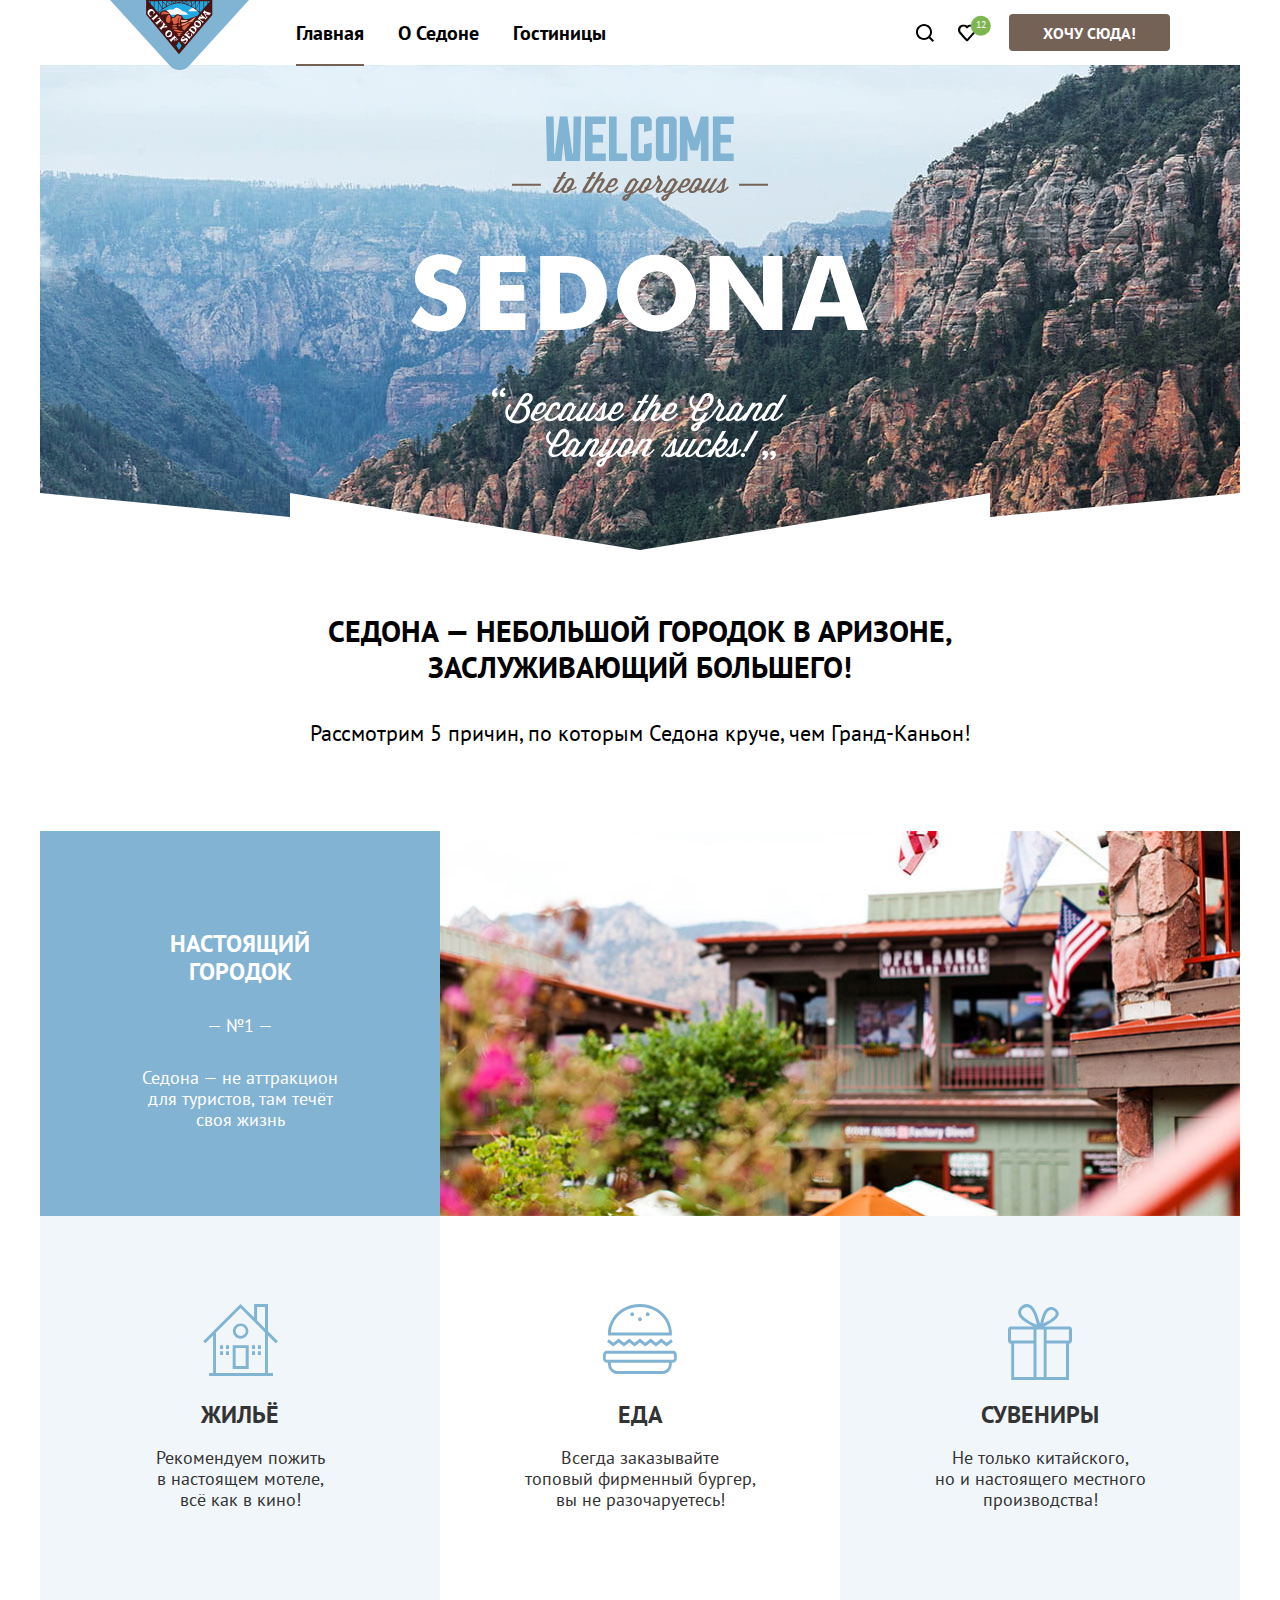
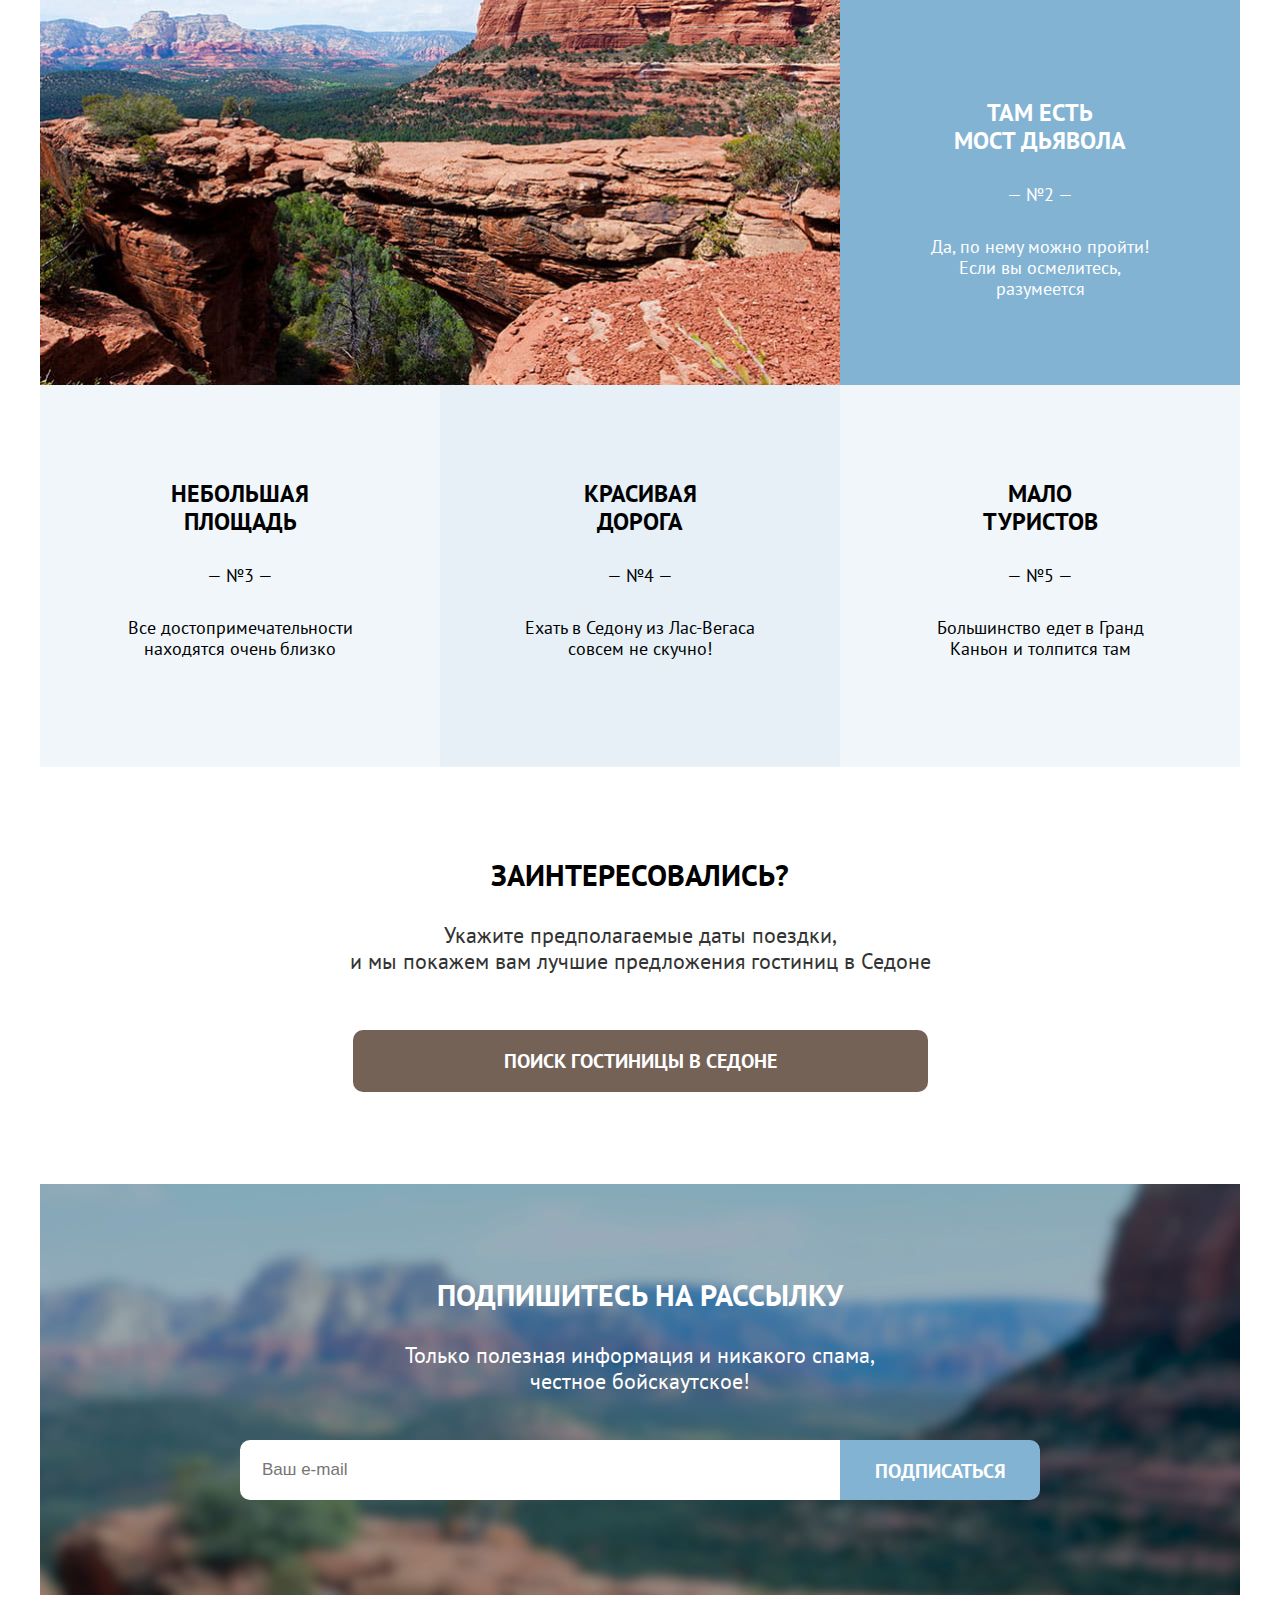
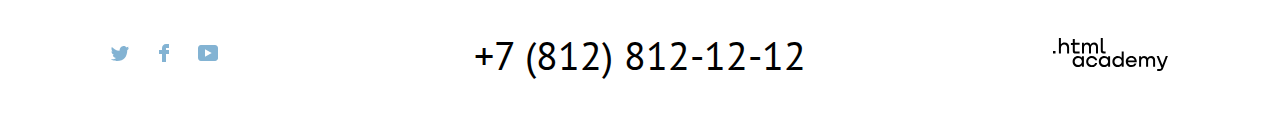
<file: index.html>
<!DOCTYPE html>
<html lang="ru">
  <head>
    <meta charset="UTF-8" />
    <meta name="viewport" content="width=device-width, initial-scale=1.0" />
    <title>SEDONA - Главная страница</title>
    <link rel="stylesheet" href="style/style.css" />
    <link
      rel="icon"
      type="image/svg+xml"
      sizes="32x32"
      href="img/favicon/favicon.svg" />
  </head>
  <body class="container">
    <header class="page-header">
      <nav class="page-nav">
        <a class="logo-header" href="">
          <img
            class="img-logo-header"
            src="img/logo/logo.svg"
            alt="Логотип сайта - SEDONA"
            width="139"
            height="70" />
        </a>
        <ul class="page-nav-list">
          <li class="page-nav-list-item">
            <a class="page-nav-list-link active">Главная</a>
          </li>
          <li class="page-nav-list-item">
            <a class="page-nav-list-link" href="#">О Седоне</a>
          </li>
          <li class="page-nav-list-item">
            <a class="page-nav-list-link" href="catalog.html">Гостиницы</a>
          </li>
        </ul>
      </nav>
      <ul class="custom-menu-list">
        <li class="custom-menu-list-item">
          <a class="custom-menu-form-link" href="#">
            <span class="visually-hidden">Поиск</span>
            <svg
              class="icon"
              width="20"
              height="19"
              viewBox="0 0 20 19"
              fill="none"
              xmlns="http://www.w3.org/2000/svg">
              <path
                d="M19.0257 17.05L15.3152 13.35C16.318 12.05 17.02 10.35 17.02 8.44995C17.02 4.04995 13.4098 0.449951 8.99732 0.449951C4.58483 0.449951 0.974609 4.14995 0.974609 8.54995C0.974609 12.95 4.58483 16.55 8.99732 16.55C10.8024 16.55 12.5072 15.95 13.9112 14.85L17.6217 18.55L19.0257 17.05ZM8.99732 14.55C5.68795 14.55 2.98029 11.85 2.98029 8.54995C2.98029 5.24995 5.68795 2.54995 8.99732 2.54995C12.3067 2.54995 15.0143 5.24995 15.0143 8.54995C15.0143 11.85 12.3067 14.55 8.99732 14.55Z"
                fill="black" />
            </svg>
          </a>
        </li>
        <li class="custom-menu-list-item">
          <a class="custom-menu-form-link" href="#">
            <span class="visually-hidden">Добавить в избранное</span>
            <div class="favorites-wrap">
              <svg
                class="icon"
                xmlns="http://www.w3.org/2000/svg"
                width="19"
                height="17"
                fill="none">
                <path
                  fill="#000"
                  d="M9.4438 17c-.3008 0-.6017-.1-.8022-.4-5.4154-6.1-6.719-7.5-7.02-7.9-.702-.9-1.103-2.1-1.103-3.3 0-3 2.4068-5.4 5.5156-5.4 1.3037 0 2.507.5 3.5099 1.3C10.5469.5 11.8506 0 13.054 0c3.0085 0 5.5156 2.4 5.5156 5.4 0 1.3-.5014 2.5-1.3036 3.4l-7.0199 7.9c-.2006.2-.4011.3-.8023.3Zm-6.017-9.5c.3008.4 3.51 4 6.1173 6.9l6.2176-7c.5014-.5.702-1.2.702-2 0-1.8-1.5043-3.3-3.3094-3.3-1.0028 0-2.0057.5-2.7076 1.3-.3009.3-.6017.4-.9026.4-.3009 0-.6017-.2-.8023-.4-.702-.8-1.7048-1.3-2.7076-1.3-1.8051 0-3.3094 1.5-3.3094 3.3-.1003.9.3009 1.6.702 2.1-.1003 0-.1003 0 0 0Z" />
              </svg>
              <span class="favorites-thg">12</span>
            </div>
          </a>
        </li>
        <li class="custom-menu-list-item entry">
          <a class="btn" href="#">Хочу сюда!</a>
        </li>
      </ul>
    </header>
    <main class="index-main">
      <h1 class="visually-hidden">Добро пожаловать в Седону!</h1>
      <section class="hero">
        <div class="hero-img-bg">
          <img
            class="hero-img"
            src="img/logo/welcome.svg"
            alt="Добро пожаловать в Седону"
            width="458"
            height="352" />
        </div>
        <h2 class="hero-title">
          Седона — небольшой городок в Аризоне, заслуживающий большего!
        </h2>
        <p class="hero-text">
          Рассмотрим 5 причин, по которым Седона круче, чем Гранд-Каньон!
        </p>
      </section>
      <section class="advantages">
        <h2 class="visually-hidden">Преимущества</h2>
        <ol class="advantages-list">
          <li class="advantages-list-item bg-list-full">
            <div class="advantages-description">
              <h3 class="advantages-list-heading">
                Настоящий<br />
                городок
              </h3>
              <p class="advantages-list-text">
                Седона — не аттракцион<br />
                для туристов, там течёт<br />
                своя жизнь
              </p>
            </div>
            <img
              class="advantages-list-img"
              src="img/content/list/photo-1.jpg"
              alt="Фото какой-то америки"
              width="800"
              height="384" />
            <ul class="advantages-inner-list">
              <li
                class="advantages-inner-list-item advantages-list-item--house">
                <h4 class="advantages-inner-list-heading">Жильё</h4>
                <p class="advantages-inner-list-text">
                  Рекомендуем пожить<br />
                  в настоящем мотеле,<br />
                  всё как в кино!
                </p>
              </li>
              <li class="advantages-inner-list-item advantages-list-item--food">
                <h4 class="advantages-inner-list-heading">Еда</h4>
                <p class="advantages-inner-list-text">
                  Всегда заказывайте<br />
                  топовый фирменный бургер,<br />
                  вы не разочаруетесь!
                </p>
              </li>
              <li
                class="advantages-inner-list-item advantages-list-item--souvenirs">
                <h4 class="advantages-inner-list-heading">Сувениры</h4>
                <p class="advantages-inner-list-text">
                  Не только китайского,<br />
                  но и настоящего местного<br />
                  производства!
                </p>
              </li>
            </ul>
          </li>
          <li class="advantages-list-item bg-list-full">
            <div class="advantages-description">
              <h3 class="advantages-list-heading">
                Там есть<br />
                мост дьявола
              </h3>

              <p class="advantages-list-text">
                Да, по нему можно пройти!<br />
                Если вы осмелитесь,<br />
                разумеется
              </p>
            </div>
            <img
              class="advantages-list-img"
              src="img/content/list/photo-2.jpg"
              alt="Фото какой-то скальности в Америке"
              width="800"
              height="384" />
          </li>
          <li class="advantages-list-item">
            <h3 class="advantages-list-heading">
              Небольшая<br />
              площадь
            </h3>

            <p class="advantages-list-text">
              Все достопримечательности находятся очень близко
            </p>
          </li>
          <li class="advantages-list-item">
            <h3 class="advantages-list-heading">
              Красивая<br />
              дорога
            </h3>

            <p class="advantages-list-text">
              Ехать в Седону из Лас-Вегаса совсем не скучно!
            </p>
          </li>
          <li class="advantages-list-item">
            <h3 class="advantages-list-heading">
              Мало<br />
              туристов
            </h3>

            <p class="advantages-list-text">
              Большинство едет в Гранд Каньон и толпится там
            </p>
          </li>
        </ol>
      </section>
      <section class="hotel-search">
        <h2 class="visually-hidden">Поиск гостиницы</h2>
        <h3 class="hotel-search-heading">Заинтересовались?</h3>
        <p class="hotel-search-text">
          Укажите предполагаемые даты поездки,<br />
          и мы покажем вам лучшие предложения гостиниц в Седоне
        </p>
        <a class="hotel-search-link btn" href="#">ПОИСК ГОСТИНИЦЫ В седоне</a>
      </section>
      <section class="newsletter">
        <h2 class="visually-hidden">Рассылка</h2>
        <h3 class="newsletter-heading">Подпишитесь на рассылку</h3>
        <p class="newsletter-text">
          Только полезная информация и никакого спама, честное бойскаутское!
        </p>
        <form
          class="newsletter-form"
          method="get"
          action="https://echo.htmlacademy.ru/">
          <input
            class="newsletter-form-email"
            type="email"
            name="email"
            placeholder="Ваш e-mail"
            required />
          <button class="btn newsletter-form-submit" type="submit">
            Подписаться
          </button>
        </form>
      </section>
    </main>
    <footer class="page-footer">
      <div class="page-footer-wrap">
        <ul class="page-footer-list">
          <li class="page-footer-list-item">
            <a class="page-footer-list-link" href="#"
              ><span class="visually-hidden">Твиттер</span>
              <svg
                class="icon-footer-social"
                width="18"
                height="15"
                viewBox="0 0 18 15"
                fill="none"
                xmlns="http://www.w3.org/2000/svg">
                <g clip-path="url(#clip0_18711_1512)">
                  <path
                    d="M11.6 0.200056C13.4 -0.299944 14.8 0.500056 15.4 1.40006C16.1 1.20006 16.8 0.900056 17.5 0.700056C17.5 1.60006 16.9 2.20006 16.6 2.50006C17.3 2.60006 18 1.90006 18 1.90006C17.8 2.90006 16.9 3.70006 16.3 3.90006C16.1 10.7001 13 15.1001 5.7 15.0001C5.1 15.0001 5.8 15.0001 5.2 15.0001C4.8 15.0001 0.8 14.5001 0 13.1001C2.4 13.3001 4.1 12.7001 5 11.9001C4 11.6001 2.1 11.5001 1.8 9.00006C2.2 9.10006 2.4 9.20006 3.1 9.10006C1.8 8.30006 0.4 7.50006 0.5 5.30006C0.8 5.60006 1.6 5.80006 1.9 5.80006C1.1 5.60006 -0.2 2.50006 0.9 0.900056C2.8 2.80006 4.9 4.50006 8.5 4.70006C8.7 2.30006 9.7 0.800056 11.6 0.200056Z"
                    fill="#83B3D3" />
                </g>
                <defs>
                  <clipPath id="clip0_18711_1512">
                    <rect width="18" height="15" fill="white" />
                  </clipPath>
                </defs>
              </svg>
            </a>
          </li>
          <li class="page-footer-list-item">
            <a class="page-footer-list-link" href="#"
              ><span class="visually-hidden">Фейсбук</span>
              <svg
                class="icon-footer-social"
                width="10"
                height="18"
                viewBox="0 0 10 18"
                fill="none"
                xmlns="http://www.w3.org/2000/svg">
                <g clip-path="url(#clip0_18711_1504)">
                  <path
                    d="M7 0C4.8 0 3 1.8 3 4V6H0V10H3V18H7V10H10V6H7V4H10V0H7Z"
                    fill="#83B3D3" />
                </g>
                <defs>
                  <clipPath id="clip0_18711_1504">
                    <rect width="10" height="18" fill="white" />
                  </clipPath>
                </defs>
              </svg>
            </a>
          </li>
          <li class="page-footer-list-item">
            <a class="page-footer-list-link" href="#"
              ><span class="visually-hidden">Ютуб</span>
              <svg
                class="icon-footer-social"
                width="20"
                height="16"
                viewBox="0 0 20 16"
                fill="none"
                xmlns="http://www.w3.org/2000/svg">
                <g clip-path="url(#clip0_18711_1528)">
                  <path
                    d="M17 0H2.9C1.2 0 0 1.5 0 3.2V12.7C0 14.5 1.2 16 2.9 16H17.2C18.7 16 20.1 14.5 20.1 12.8V3.2C19.9 1.5 18.7 0 17 0ZM7 11.8V4.2L13.7 8L7 11.8Z"
                    fill="#83B3D3" />
                </g>
                <defs>
                  <clipPath id="clip0_18711_1528">
                    <rect width="20" height="16" fill="white" />
                  </clipPath>
                </defs>
              </svg>
            </a>
          </li>
        </ul>
        <a class="page-footer-tel" href="tel:+74956660266"
          >+7 (812) 812-12-12</a
        >
        <a class="page-footer-link-logo" href="https://htmlacademy.ru/"
          ><svg
            class="page-footer-logo"
            xmlns="http://www.w3.org/2000/svg"
            width="115"
            height="34"
            fill="none">
            <path
              fill="#000"
              d="M0 12.8999v2.6h2.5v-2.6H0ZM11.5999 4.5c-1.6 0-2.8.7-3.6 1.7h-.1V0h-2v15.5h2v-5.3c0-2.1 1.3-3.6 3.3-3.6 1.8 0 2.9 1.4 2.9 3.2v5.7h2V9.4c.1-3-1.8-4.9-4.5-4.9ZM26.5999 4.8001h-4.8v-3.7h-2v3.8h-1.9v2h1.9v6c0 1.7 1 2.7 2.7 2.7h4.1v-2h-3.7c-.7 0-1.1-.4-1.1-1.1v-5.7h4.8v-2ZM41.1 4.6001c-1.6 0-2.9.8-3.5 2.1h-.1c-.6-1.2-1.8-2.1-3.4-2.1-1.4 0-2.5.8-3.1 1.8h-.1v-1.6H29v10.6h2v-5.4c0-2 1-3.5 2.6-3.5 1.5 0 2.4 1 2.4 2.6v6.3h2v-5.6c0-2.4 1.4-3.3 2.6-3.3 1.5 0 2.4 1 2.4 2.6v6.3h2v-6.5c.1-2.5-1.4-4.3-3.9-4.3ZM47.8 12.7c0 1.7 1 2.7 2.8 2.7h2v-2h-1.6999c-.7 0-1.1001-.4-1.1001-1.1V0h-2v12.7ZM28.9001 19.6999c-.9-1.1-2.2-1.8-3.9-1.8-3.1 0-5.4 2.3-5.4 5.6s2.3 5.6 5.4 5.6c1.8 0 3-.8 3.8-1.9h.1v1.6h2v-10.6h-2v1.5Zm-3.6 7.4c-2.2 0-3.6-1.6-3.6-3.6s1.4-3.6 3.6-3.6 3.6 1.6 3.6 3.6c0 1.9-1.4 3.6-3.6 3.6ZM44.2 21.9999c-.5-2.4-2.6001-4.1-5.4001-4.1-3.4 0-5.5999 2.5-5.5999 5.6 0 3.1 2.1999 5.6 5.5999 5.6 2.8 0 4.9001-1.8 5.4001-4.2h-2.1001c-.4 1.3-1.7 2.3-3.3 2.3-2.2 0-3.5999-1.6-3.5999-3.6s1.3999-3.6 3.5999-3.6c1.6 0 2.8 1 3.3 2.2H44.2v-.2ZM55.1 19.6999c-.9-1.1-2.1999-1.8-3.8999-1.8-3.1 0-5.4001 2.3-5.4001 5.6s2.3001 5.6 5.4001 5.6c1.8 0 2.9999-.8 3.7999-1.9h.1v1.6h2v-10.6h-2v1.5Zm-3.6 7.4c-2.2 0-3.5999-1.6-3.5999-3.6s1.3999-3.6 3.5999-3.6 3.6 1.6 3.6 3.6c0 1.9-1.5 3.6-3.6 3.6ZM68.6999 19.7999c-.9-1.1-2.2-1.9-3.9-1.9-3.1 0-5.4 2.3-5.4 5.6s2.2 5.6 5.4 5.6c1.7 0 3-.8 3.8-1.8h.1v1.5h2v-15.4h-2v6.4Zm-3.6 7.3c-2.2 0-3.6-1.6-3.6-3.6s1.4-3.6 3.6-3.6 3.6 1.6 3.6 3.6c-.1 2-1.5 3.6-3.6 3.6ZM78.3 17.8999c-3.3 0-5.5 2.5-5.5 5.6 0 3 2.1 5.6 5.5 5.6 2.5 0 4.5-1.3 5.2-3.6h-2.1c-.5 1-1.6 1.6-3 1.6-1.9 0-3.3-1.3-3.4-2.9h8.8c.2-3.6-2-6.3-5.5-6.3Zm0 1.9c1.7 0 3 1 3.3 2.6h-6.5c.3-1.5 1.5-2.6 3.2-2.6ZM98.2001 17.8999c-1.6 0-2.9.8-3.6 2h-.1c-.6-1.2-1.8-2-3.4-2-1.4 0-2.5.7-3.1 1.8v-1.5h-1.9v10.6h2v-5.4c0-2 1-3.4 2.6-3.5 1.5 0 2.4 1 2.4 2.6v6.3h2v-5.6c0-2.4 1.4-3.3 2.6-3.3 1.5 0 2.3999 1 2.3999 2.6v6.3h2v-6.5c.1-2.6-1.4-4.4-3.8999-4.4ZM109.4 27.0001l-3.6-8.9h-2.2l4.8 11.6c-.3.9-.7 1.2-1.7 1.2h-2.5v2h2.5c1.8 0 2.8-.8 3.5-2.6l4.7-12.2h-2.1l-3.4 8.9Z" />
          </svg>
        </a>
      </div>
    </footer>
    <div class="popup">
      <div class="popup-modal">
        <div class="popup-modal-header">
          <h2 class="popup-modal-header-title">Поиск гостиницы в Седоне</h2>
          <button class="close">
            <span class="visually-hidden">Закрыть</span>
          </button>
        </div>
        <form
          class="popup-modal-form"
          method="get"
          action="https://echo.htmlacademy.ru/">
          <label class="popup-modal-form-label">
            <span class="popup-modal-form-title"> Дата заезда:</span>
            <input
              class="popup-modal-form-date"
              type="text"
              value="27 апреля 2020"
              name="Sent_date" />
            <span class="popup-modal-form-error"
              >Мы не можем отправить вас в прошлое.</span
            >
          </label>
          <label class="popup-modal-form-label">
            <span class="popup-modal-form-title"> Дата выезда:</span>
            <input
              class="popup-modal-form-date"
              type="text"
              value="1 сентября 2021"
              name="Arrival_date" />
            <span class="popup-modal-form-date-info"
              >На эти даты есть свободные номера. Пока есть.</span
            >
          </label>
          <div class="quantity-people">
            <div class="popup-modal-form-label">
              <label class="popup-modal-form-title" for="adult">
                Взрослые:
              </label>
              <span class="quantity-people-number">
                <button class="quantity-people-btn btn-minus" type="button">
                  <span class="visually-hidden">Уменьшить на еденицу</span>
                </button>
                <input
                  class="quantity-people-numbers"
                  type="number"
                  value="2"
                  id="adult"
                  name="quantity-people-adult" />
                <button class="quantity-people-btn btn-plus" type="button">
                  <span class="visually-hidden"> Увеличить на еденицу</span>
                </button>
              </span>
            </div>
            <div class="popup-modal-form-label">
              <label class="popup-modal-form-head-wrap" for="children">
                <span class="popup-modal-form-title"> Дети:</span>
                <span class="popup-modal-form-info">
                  <span class="popup-modal-form-info-hidden"
                    >Укажите количество детей, которые будут с вами, возраст
                    которых от 6 до 18 лет. Дети до 6 лет размещаются
                    бесплатно.</span
                  >
                </span>
              </label>
              <span class="quantity-people-number">
                <button class="quantity-people-btn" btn-minus type="button">
                  <span class="visually-hidden">Уменьшить на еденицу</span>
                </button>
                <input
                  class="quantity-people-numbers"
                  id="children"
                  type="number"
                  value="2"
                  name="quantity-people-children" />
                <button class="quantity-people-btn btn-plus" type="button">
                  <span class="visually-hidden"> Увеличить на еденицу</span>
                </button>
              </span>
            </div>
          </div>
          <button class="popup-modal-form-submit" type="submit">Найти</button>
        </form>
      </div>
    </div>
  </body>
</html>
</file>
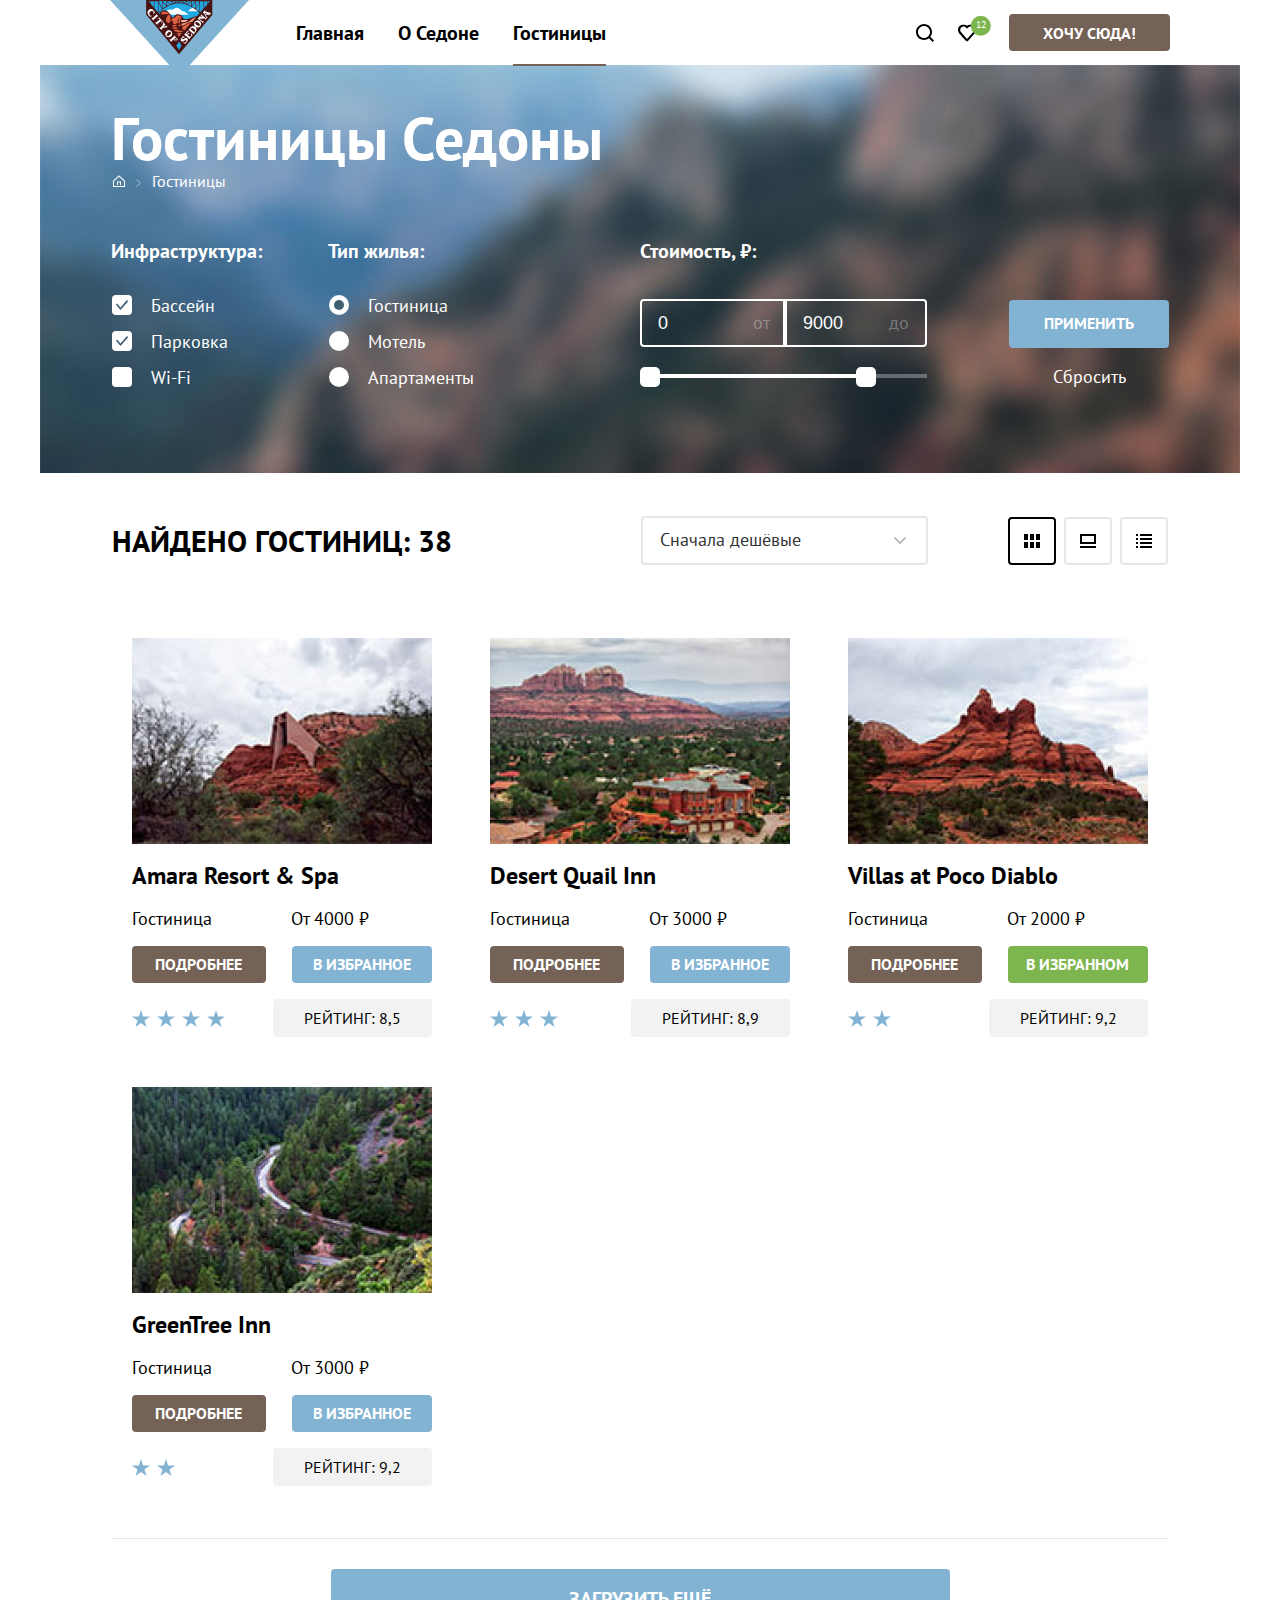
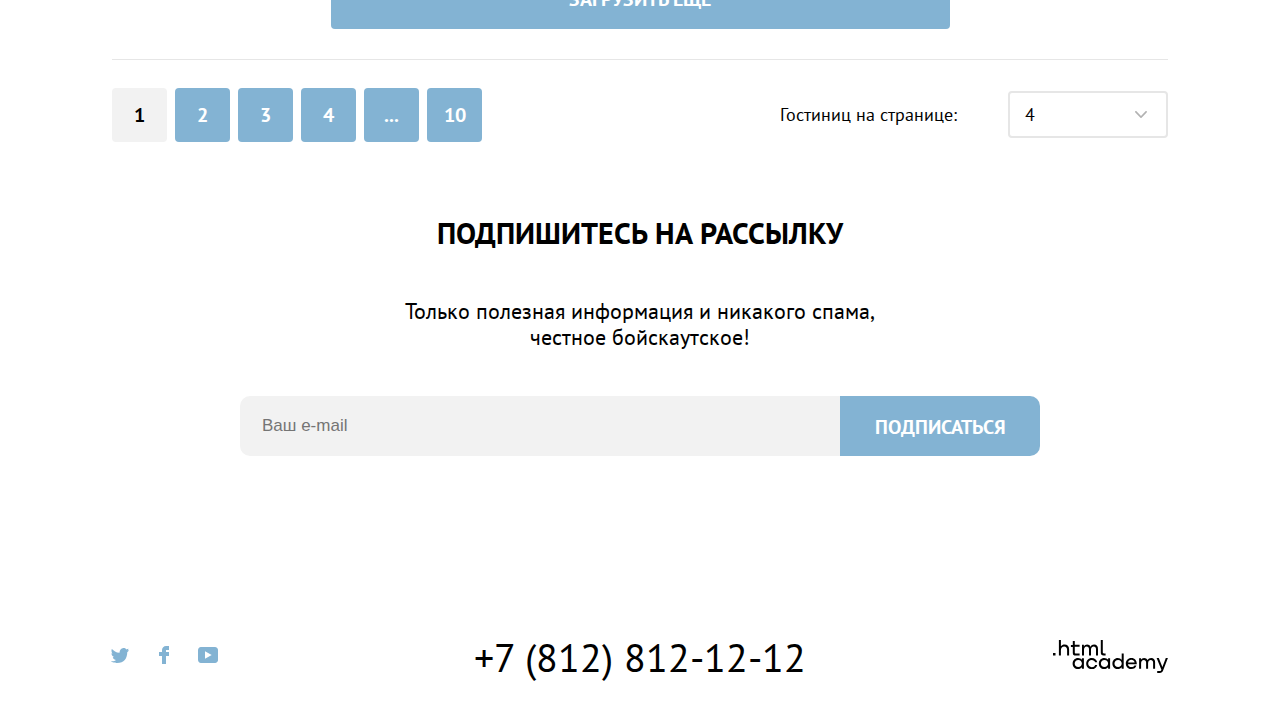
<file: catalog.html>
<!DOCTYPE html>
<html lang="ru">
  <head>
    <meta charset="UTF-8" />
    <meta name="viewport" content="width=device-width, initial-scale=1.0" />
    <title>Гостиницы Седоны</title>
    <link rel="stylesheet" href="style/style.css" />
    <link
      rel="icon"
      type="image/svg+xml"
      sizes="32x32"
      href="img/favicon/favicon.svg" />
  </head>
  <body class="container">
    <header class="page-header">
      <nav class="page-nav">
        <a class="logo-header" href="">
          <img
            class="img-logo-header"
            src="img/logo/logo.svg"
            alt="Логотип сайта - SEDONA"
            width="139"
            height="70" />
        </a>
        <ul class="page-nav-list">
          <li class="page-nav-list-item">
            <a class="page-nav-list-link" href="index.html">Главная</a>
          </li>
          <li class="page-nav-list-item">
            <a class="page-nav-list-link" href="#">О Седоне</a>
          </li>
          <li class="page-nav-list-item">
            <a class="page-nav-list-link active">Гостиницы</a>
          </li>
        </ul>
      </nav>
      <ul class="custom-menu-list">
        <li class="custom-menu-list-item">
          <a class="custom-menu-form-link" href="#">
            <span class="visually-hidden">Поиск</span>
            <svg
              class="icon"
              width="20"
              height="19"
              viewBox="0 0 20 19"
              fill="none"
              xmlns="http://www.w3.org/2000/svg">
              <path
                d="M19.0257 17.05L15.3152 13.35C16.318 12.05 17.02 10.35 17.02 8.44995C17.02 4.04995 13.4098 0.449951 8.99732 0.449951C4.58483 0.449951 0.974609 4.14995 0.974609 8.54995C0.974609 12.95 4.58483 16.55 8.99732 16.55C10.8024 16.55 12.5072 15.95 13.9112 14.85L17.6217 18.55L19.0257 17.05ZM8.99732 14.55C5.68795 14.55 2.98029 11.85 2.98029 8.54995C2.98029 5.24995 5.68795 2.54995 8.99732 2.54995C12.3067 2.54995 15.0143 5.24995 15.0143 8.54995C15.0143 11.85 12.3067 14.55 8.99732 14.55Z"
                fill="black" />
            </svg>
          </a>
        </li>
        <li class="custom-menu-list-item">
          <a class="custom-menu-form-link" href="#">
            <span class="visually-hidden">Добавить в избранное</span>
            <div class="favorites-wrap">
              <svg
                class="icon"
                xmlns="http://www.w3.org/2000/svg"
                width="19"
                height="17"
                fill="none">
                <path
                  fill="#000"
                  d="M9.4438 17c-.3008 0-.6017-.1-.8022-.4-5.4154-6.1-6.719-7.5-7.02-7.9-.702-.9-1.103-2.1-1.103-3.3 0-3 2.4068-5.4 5.5156-5.4 1.3037 0 2.507.5 3.5099 1.3C10.5469.5 11.8506 0 13.054 0c3.0085 0 5.5156 2.4 5.5156 5.4 0 1.3-.5014 2.5-1.3036 3.4l-7.0199 7.9c-.2006.2-.4011.3-.8023.3Zm-6.017-9.5c.3008.4 3.51 4 6.1173 6.9l6.2176-7c.5014-.5.702-1.2.702-2 0-1.8-1.5043-3.3-3.3094-3.3-1.0028 0-2.0057.5-2.7076 1.3-.3009.3-.6017.4-.9026.4-.3009 0-.6017-.2-.8023-.4-.702-.8-1.7048-1.3-2.7076-1.3-1.8051 0-3.3094 1.5-3.3094 3.3-.1003.9.3009 1.6.702 2.1-.1003 0-.1003 0 0 0Z" />
              </svg>
              <span class="favorites-thg">12</span>
            </div>
          </a>
        </li>
        <li class="custom-menu-list-item entry">
          <a class="btn" href="#">Хочу сюда!</a>
        </li>
      </ul>
    </header>

    <main class="hotel-main">
      <div class="search-hotel-wrap">
        <h1 class="search-hotel-title">Гостиницы Седоны</h1>
        <ul class="bread-crumbs-list">
          <li class="bread-crumbs-list-item">
            <a class="bread-crumbs-list-link bread-crumbs-home" href="">
              <span class="visually-hidden">Главная</span>
              <svg
                width="12"
                height="12"
                viewBox="0 0 12 12"
                fill="none"
                xmlns="http://www.w3.org/2000/svg">
                <g clip-path="url(#clip0_31961_567)">
                  <path
                    d="M6 0.300049L0 5.80005V12H12V5.80005L6 0.300049ZM11 11H1V6.20005L6 1.70005L11 6.20005V11Z"
                    fill="white" />
                  <path d="M4 10H5V7.5H7V10H8V6.5H4V10Z" fill="white" />
                </g>
                <defs>
                  <clipPath id="clip0_31961_567">
                    <rect width="12" height="12" fill="white" />
                  </clipPath>
                </defs>
              </svg>
            </a>
          </li>
          <li class="bread-crumbs-list-item">
            <a class="bread-crumbs-list-link" href="">Гостиницы</a>
          </li>
        </ul>
        <section class="search-hotel">
          <h2 class="visually-hidden">Фильтр списка гостиниц</h2>

          <form
            class="hotel-filter hotel-filter-wrap"
            method="GET"
            action="https://echo.htmlacademy.ru/">
            <fieldset class="hotel-filter-group">
              <legend class="hotel-filter-title">Инфраструктура:</legend>
              <ul class="hotel-filter-list">
                <li class="hotel-filter-item">
                  <label class="hotel-filter-label" for="pool">
                    <input
                      class="visually-hidden"
                      type="checkbox"
                      name="infrastructure"
                      value="Бассейн"
                      id="pool"
                      checked />
                    <span class="hotel-filter-btn"></span>
                    <span class="hotel-filter-text">Бассейн</span>
                  </label>
                </li>
                <li class="hotel-filter-item">
                  <label class="hotel-filter-label" for="parking">
                    <input
                      class="visually-hidden"
                      type="checkbox"
                      name="infrastructure"
                      value="Парковка"
                      id="parking"
                      checked />
                    <span class="hotel-filter-btn"></span>
                    <span class="hotel-filter-text">Парковка</span>
                  </label>
                </li>
                <li class="hotel-filter-item">
                  <label class="hotel-filter-label" for="wifi">
                    <input
                      class="visually-hidden"
                      type="checkbox"
                      name="infrastructure"
                      value="Wi-Fi"
                      id="wifi" />
                    <span class="hotel-filter-btn"></span>
                    <span class="hotel-filter-text">Wi-Fi</span>
                  </label>
                </li>
              </ul>
            </fieldset>
            <fieldset class="hotel-filter-group">
              <legend class="hotel-filter-title">Тип жилья:</legend>
              <ul class="hotel-filter-list">
                <li class="hotel-filter-item">
                  <label class="hotel-filter-label" for="hotel">
                    <input
                      class="visually-hidden"
                      type="radio"
                      name="hotel-type"
                      id="hotel"
                      value="Гостиница"
                      checked />
                    <span class="hotel-filter-btn"></span>
                    <span class="hotel-filter-text">Гостиница</span>
                  </label>
                </li>
                <li class="hotel-filter-item">
                  <label class="hotel-filter-label" for="motel">
                    <input
                      class="visually-hidden"
                      type="radio"
                      name="hotel-type"
                      id="motel"
                      value="Мотель" />
                    <span class="hotel-filter-btn"></span>
                    <span class="hotel-filter-text">Мотель</span>
                  </label>
                </li>
                <li class="hotel-filter-item">
                  <label class="hotel-filter-label" for="apartments">
                    <input
                      class="visually-hidden"
                      type="radio"
                      name="hotel-type"
                      id="apartments"
                      value="Апартаменты" />
                    <span class="hotel-filter-btn"></span>
                    <span class="hotel-filter-text">Апартаменты</span>
                  </label>
                </li>
              </ul>
            </fieldset>
            <fieldset class="hotel-filter-group-price">
              <legend class="hotel-filter-title">Стоимость, ₽:</legend>
              <div class="hotel-filter-price">
                <label class="range-toggle-min-label" for="min-price">
                  <span class="range-toggle-min-title">от</span>
                  <input
                    class="range-toggle-min-input"
                    type="number"
                    name="min-price"
                    id="min-price"
                    min="0"
                    max="99999"
                    value="0" />
                </label>
                <label class="range-toggle-max-label" for="max-price">
                  <span class="range-toggle-max-title">до</span>
                  <input
                    class="range-toggle-max-input"
                    type="number"
                    name="max-price"
                    id="max-price"
                    min="0"
                    max="99999"
                    value="9000" />
                </label>
                <div class="range-toggle">
                  <div
                    class="range-toggle-visual"
                    style="left: 0; right: 70px"></div>
                  <button class="range-toggle-min" type="button">
                    <span class="visually-hidden"
                      >Изменить минимальную цену</span
                    >
                  </button>
                  <button class="range-toggle-max" type="button">
                    <span class="visually-hidden"
                      >Изменить максимальную цену</span
                    >
                  </button>
                </div>
              </div>
            </fieldset>
            <div class="hotel-filter-button">
              <button class="btn btn-search-apply" type="submit">
                Применить
              </button>
              <button class="btn btn-search-reset" type="reset">
                Сбросить
              </button>
            </div>
          </form>
        </section>
      </div>
      <section class="catalog">
        <h2 class="visually-hidden">Результаты поиска</h2>
        <header class="catalog-header">
          <p class="catalog-sorting-title">Найдено гостиниц: 38</p>
          <form
            class="catalog-sorting-form"
            method="GET"
            action="https://echo.htmlacademy.ru/">
            <details class="catalog-sorting-control">
              <summary class="select-button">Сначала дешёвые</summary>
            </details>
            <button class="visually-hidden" type="submit">Отсортировать</button>
          </form>
          <div class="sorting">
            <a
              class="catalog-sorting-button catalog-mode-tile catalog-sorting-button-active"
              href="">
              <span class="visually-hidden">Показать карточки</span>
            </a>
            <a class="catalog-sorting-button catalog-mode-slideshow" href="">
              <span class="visually-hidden">Показать большую карточку</span>
            </a>
            <a class="catalog-sorting-button catalog-mode-list" href="">
              <span class="visually-hidden">Показать список</span>
            </a>
          </div>
        </header>
        <ul class="catalog-list">
          <li class="catalog-list-item">
            <h3 class="catalog-list-item-title">Amara Resort & Spa</h3>
            <p class="catalog-list-item-text">
              <span class="catalog-span-title">Гостиница</span>
              <span class="catalog-span-descr">От 4000 ₽</span>
            </p>
            <a class="catalog-item-img-wrap" href="">
              <img
                class="catalog-list-item-img"
                src="img/catalog/hotel-1.jpg"
                width="300"
                height="206"
                alt="Amara Resort" />
            </a>
            <p class="catalog-list-item-links">
              <a class="btn link-more-details" href="#">Подробнее</a>
              <a class="btn link-add-favorites" href="#">В избранное</a>
            </p>
            <div class="catalog-item-rating-wrap">
              <div class="catalog-item-rating">
                <svg
                  xmlns="http://www.w3.org/2000/svg"
                  width="18"
                  height="17"
                  fill="none">
                  <g clip-path="url(#a)">
                    <path
                      fill="#83B3D3"
                      d="m9 0 2.1 6.5H18l-5.6 4 2.2 6.5L9 13l-5.6 4 2.2-6.5-5.6-4h6.9L9 0Z" />
                  </g>
                  <defs>
                    <clipPath id="a">
                      <path fill="#fff" d="M0 0h18v17H0z" />
                    </clipPath>
                  </defs>
                </svg>
                <svg
                  xmlns="http://www.w3.org/2000/svg"
                  width="18"
                  height="17"
                  fill="none">
                  <g clip-path="url(#a)">
                    <path
                      fill="#83B3D3"
                      d="m9 0 2.1 6.5H18l-5.6 4 2.2 6.5L9 13l-5.6 4 2.2-6.5-5.6-4h6.9L9 0Z" />
                  </g>
                  <defs>
                    <clipPath id="a">
                      <path fill="#fff" d="M0 0h18v17H0z" />
                    </clipPath>
                  </defs>
                </svg>

                <svg
                  xmlns="http://www.w3.org/2000/svg"
                  width="18"
                  height="17"
                  fill="none">
                  <g clip-path="url(#a)">
                    <path
                      fill="#83B3D3"
                      d="m9 0 2.1 6.5H18l-5.6 4 2.2 6.5L9 13l-5.6 4 2.2-6.5-5.6-4h6.9L9 0Z" />
                  </g>
                  <defs>
                    <clipPath id="a">
                      <path fill="#fff" d="M0 0h18v17H0z" />
                    </clipPath>
                  </defs>
                </svg>

                <svg
                  xmlns="http://www.w3.org/2000/svg"
                  width="18"
                  height="17"
                  fill="none">
                  <g clip-path="url(#a)">
                    <path
                      fill="#83B3D3"
                      d="m9 0 2.1 6.5H18l-5.6 4 2.2 6.5L9 13l-5.6 4 2.2-6.5-5.6-4h6.9L9 0Z" />
                  </g>
                  <defs>
                    <clipPath id="a">
                      <path fill="#fff" d="M0 0h18v17H0z" />
                    </clipPath>
                  </defs>
                </svg>
              </div>
              <p class="catalog-item-rating-amount">Рейтинг: 8,5</p>
            </div>
          </li>
          <li class="catalog-list-item">
            <h3 class="catalog-list-item-title">Desert Quail Inn</h3>
            <p class="catalog-list-item-text">
              <span class="catalog-span-title">Гостиница</span>
              <span class="catalog-span-descr">От 3000 ₽</span>
            </p>
            <a class="catalog-item-img-wrap" href="">
              <img
                class="catalog-list-item-img"
                src="img/catalog/hotel-2.jpg"
                width="300"
                height="206"
                alt="Desert Quail"
            /></a>
            <p class="catalog-list-item-links">
              <a class="btn link-more-details" href="#">Подробнее</a>
              <a class="btn link-add-favorites" href="#">В избранное</a>
            </p>
            <div class="catalog-item-rating-wrap">
              <div class="catalog-item-rating">
                <svg
                  xmlns="http://www.w3.org/2000/svg"
                  width="18"
                  height="17"
                  fill="none">
                  <g clip-path="url(#a)">
                    <path
                      fill="#83B3D3"
                      d="m9 0 2.1 6.5H18l-5.6 4 2.2 6.5L9 13l-5.6 4 2.2-6.5-5.6-4h6.9L9 0Z" />
                  </g>
                  <defs>
                    <clipPath id="a">
                      <path fill="#fff" d="M0 0h18v17H0z" />
                    </clipPath>
                  </defs>
                </svg>

                <svg
                  xmlns="http://www.w3.org/2000/svg"
                  width="18"
                  height="17"
                  fill="none">
                  <g clip-path="url(#a)">
                    <path
                      fill="#83B3D3"
                      d="m9 0 2.1 6.5H18l-5.6 4 2.2 6.5L9 13l-5.6 4 2.2-6.5-5.6-4h6.9L9 0Z" />
                  </g>
                  <defs>
                    <clipPath id="a">
                      <path fill="#fff" d="M0 0h18v17H0z" />
                    </clipPath>
                  </defs>
                </svg>
                <svg
                  xmlns="http://www.w3.org/2000/svg"
                  width="18"
                  height="17"
                  fill="none">
                  <g clip-path="url(#a)">
                    <path
                      fill="#83B3D3"
                      d="m9 0 2.1 6.5H18l-5.6 4 2.2 6.5L9 13l-5.6 4 2.2-6.5-5.6-4h6.9L9 0Z" />
                  </g>
                  <defs>
                    <clipPath id="a">
                      <path fill="#fff" d="M0 0h18v17H0z" />
                    </clipPath>
                  </defs>
                </svg>
              </div>
              <p class="catalog-item-rating-amount">Рейтинг: 8,9</p>
            </div>
          </li>
          <li class="catalog-list-item">
            <h3 class="catalog-list-item-title">Villas at Poco Diablo</h3>
            <p class="catalog-list-item-text">
              <span class="catalog-span-title">Гостиница</span>
              <span class="catalog-span-descr">От 2000 ₽</span>
            </p>
            <a class="catalog-item-img-wrap" href="">
              <img
                class="catalog-list-item-img"
                src="img/catalog/hotel-3.jpg"
                width="300"
                height="206"
                alt="Poco Diablo"
            /></a>
            <p class="catalog-list-item-links">
              <a class="btn link-more-details" href="#">Подробнее</a>
              <a class="btn link-add-favorites link-favorites-active" href="#"
                >В избранном</a
              >
            </p>
            <div class="catalog-item-rating-wrap">
              <div class="catalog-item-rating">
                <svg
                  xmlns="http://www.w3.org/2000/svg"
                  width="18"
                  height="17"
                  fill="none">
                  <g clip-path="url(#a)">
                    <path
                      fill="#83B3D3"
                      d="m9 0 2.1 6.5H18l-5.6 4 2.2 6.5L9 13l-5.6 4 2.2-6.5-5.6-4h6.9L9 0Z" />
                  </g>
                  <defs>
                    <clipPath id="a">
                      <path fill="#fff" d="M0 0h18v17H0z" />
                    </clipPath>
                  </defs>
                </svg>

                <svg
                  xmlns="http://www.w3.org/2000/svg"
                  width="18"
                  height="17"
                  fill="none">
                  <g clip-path="url(#a)">
                    <path
                      fill="#83B3D3"
                      d="m9 0 2.1 6.5H18l-5.6 4 2.2 6.5L9 13l-5.6 4 2.2-6.5-5.6-4h6.9L9 0Z" />
                  </g>
                  <defs>
                    <clipPath id="a">
                      <path fill="#fff" d="M0 0h18v17H0z" />
                    </clipPath>
                  </defs>
                </svg>
              </div>
              <p class="catalog-item-rating-amount">Рейтинг: 9,2</p>
            </div>
          </li>
          <li class="catalog-list-item">
            <h3 class="catalog-list-item-title">GreenTree Inn</h3>
            <p class="catalog-list-item-text">
              <span class="catalog-span-title">Гостиница</span>
              <span class="catalog-span-descr">От 3000 ₽</span>
            </p>
            <a class="catalog-item-img-wrap" href="">
              <img
                class="catalog-list-item-img"
                src="img/catalog/hotel-4.jpg"
                width="300"
                height="206"
                alt="GreenTree"
            /></a>
            <p class="catalog-list-item-links">
              <a class="btn link-more-details" href="#">Подробнее</a>
              <a class="btn link-add-favorites" href="#">В избранное</a>
            </p>
            <div class="catalog-item-rating-wrap">
              <div class="catalog-item-rating">
                <svg
                  xmlns="http://www.w3.org/2000/svg"
                  width="18"
                  height="17"
                  fill="none">
                  <g clip-path="url(#a)">
                    <path
                      fill="#83B3D3"
                      d="m9 0 2.1 6.5H18l-5.6 4 2.2 6.5L9 13l-5.6 4 2.2-6.5-5.6-4h6.9L9 0Z" />
                  </g>
                  <defs>
                    <clipPath id="a">
                      <path fill="#fff" d="M0 0h18v17H0z" />
                    </clipPath>
                  </defs>
                </svg>

                <svg
                  xmlns="http://www.w3.org/2000/svg"
                  width="18"
                  height="17"
                  fill="none">
                  <g clip-path="url(#a)">
                    <path
                      fill="#83B3D3"
                      d="m9 0 2.1 6.5H18l-5.6 4 2.2 6.5L9 13l-5.6 4 2.2-6.5-5.6-4h6.9L9 0Z" />
                  </g>
                  <defs>
                    <clipPath id="a">
                      <path fill="#fff" d="M0 0h18v17H0z" />
                    </clipPath>
                  </defs>
                </svg>
              </div>
              <p class="catalog-item-rating-amount">Рейтинг: 9,2</p>
            </div>
          </li>
        </ul>
        <div class="pagination-more">
          <a class="btn pagination-more-btn" href="">Загрузить ещё</a>
        </div>
        <footer class="pagination">
          <ul class="pagination-list">
            <li class="pagination-list-item">
              <a class="btn pagination-list-item-link pagination-active-btn"
                >1</a
              >
            </li>
            <li class="pagination-list-item">
              <a class="btn pagination-list-item-link" href="">2</a>
            </li>
            <li class="pagination-list-item">
              <a class="btn pagination-list-item-link" href="">3</a>
            </li>
            <li class="pagination-list-item">
              <a class="btn pagination-list-item-link" href="">4</a>
            </li>
            <li class="pagination-list-item">
              <a class="btn pagination-list-item-link" href="">...</a>
            </li>
            <li class="pagination-list-item">
              <a class="btn pagination-list-item-link" href="">10</a>
            </li>
          </ul>
          <form
            class="count-filter"
            method="get"
            action="https://echo.htmlacademy.ru/">
            <label class="count-filter-label" for="count"
              >Гостиниц на странице:</label
            >

            <details class="count-filter-list" name="count" id="count">
              <summary class="count-filter-list-item">4</summary>
              <div class="count-filter-item-wrap">
                <option class="count-filter-item" value="4">4</option>
                <option class="count-filter-item" value="8">8</option>
                <option class="count-filter-item" value="16">16</option>
                <option class="count-filter-item" value="24">24</option>
              </div>
            </details>
            <button class="visually-hidden" type="submit">
              Изменить настройки
            </button>
          </form>
        </footer>
      </section>
      <section class="newsletter">
        <h2 class="visually-hidden">Рассылка</h2>
        <h3 class="newsletter-heading">Подпишитесь на рассылку</h3>
        <p class="newsletter-text">
          Только полезная информация и никакого спама, честное бойскаутское!
        </p>
        <form
          class="newsletter-form"
          method="get"
          action="https://echo.htmlacademy.ru/">
          <input
            class="newsletter-form-email"
            type="email"
            name="email"
            placeholder="Ваш e-mail"
            required />
          <button class="newsletter-form-submit btn" type="submit">
            Подписаться
          </button>
        </form>
      </section>
    </main>
    <footer class="page-footer">
      <div class="page-footer-wrap">
        <ul class="page-footer-list">
          <li class="page-footer-list-item">
            <a class="page-footer-list-link" href="#"
              ><span class="visually-hidden">Твиттер</span>
              <svg
                class="icon-footer-social"
                width="18"
                height="15"
                viewBox="0 0 18 15"
                fill="none"
                xmlns="http://www.w3.org/2000/svg">
                <g clip-path="url(#clip0_18711_1512)">
                  <path
                    d="M11.6 0.200056C13.4 -0.299944 14.8 0.500056 15.4 1.40006C16.1 1.20006 16.8 0.900056 17.5 0.700056C17.5 1.60006 16.9 2.20006 16.6 2.50006C17.3 2.60006 18 1.90006 18 1.90006C17.8 2.90006 16.9 3.70006 16.3 3.90006C16.1 10.7001 13 15.1001 5.7 15.0001C5.1 15.0001 5.8 15.0001 5.2 15.0001C4.8 15.0001 0.8 14.5001 0 13.1001C2.4 13.3001 4.1 12.7001 5 11.9001C4 11.6001 2.1 11.5001 1.8 9.00006C2.2 9.10006 2.4 9.20006 3.1 9.10006C1.8 8.30006 0.4 7.50006 0.5 5.30006C0.8 5.60006 1.6 5.80006 1.9 5.80006C1.1 5.60006 -0.2 2.50006 0.9 0.900056C2.8 2.80006 4.9 4.50006 8.5 4.70006C8.7 2.30006 9.7 0.800056 11.6 0.200056Z"
                    fill="#83B3D3" />
                </g>
                <defs>
                  <clipPath id="clip0_18711_1512">
                    <rect width="18" height="15" fill="white" />
                  </clipPath>
                </defs>
              </svg>
            </a>
          </li>
          <li class="page-footer-list-item">
            <a class="page-footer-list-link" href="#"
              ><span class="visually-hidden">Фейсбук</span>
              <svg
                class="icon-footer-social"
                width="10"
                height="18"
                viewBox="0 0 10 18"
                fill="none"
                xmlns="http://www.w3.org/2000/svg">
                <g clip-path="url(#clip0_18711_1504)">
                  <path
                    d="M7 0C4.8 0 3 1.8 3 4V6H0V10H3V18H7V10H10V6H7V4H10V0H7Z"
                    fill="#83B3D3" />
                </g>
                <defs>
                  <clipPath id="clip0_18711_1504">
                    <rect width="10" height="18" fill="white" />
                  </clipPath>
                </defs>
              </svg>
            </a>
          </li>
          <li class="page-footer-list-item">
            <a class="page-footer-list-link" href="#"
              ><span class="visually-hidden">Ютуб</span>
              <svg
                class="icon-footer-social"
                width="20"
                height="16"
                viewBox="0 0 20 16"
                fill="none"
                xmlns="http://www.w3.org/2000/svg">
                <g clip-path="url(#clip0_18711_1528)">
                  <path
                    d="M17 0H2.9C1.2 0 0 1.5 0 3.2V12.7C0 14.5 1.2 16 2.9 16H17.2C18.7 16 20.1 14.5 20.1 12.8V3.2C19.9 1.5 18.7 0 17 0ZM7 11.8V4.2L13.7 8L7 11.8Z"
                    fill="#83B3D3" />
                </g>
                <defs>
                  <clipPath id="clip0_18711_1528">
                    <rect width="20" height="16" fill="white" />
                  </clipPath>
                </defs>
              </svg>
            </a>
          </li>
        </ul>
        <a class="page-footer-tel" href="tel:+74956660266"
          >+7 (812) 812-12-12</a
        >
        <a class="page-footer-link-logo" href="https://htmlacademy.ru/"
          ><svg
            class="page-footer-logo"
            xmlns="http://www.w3.org/2000/svg"
            width="115"
            height="34"
            fill="none">
            <path
              fill="#000"
              d="M0 12.8999v2.6h2.5v-2.6H0ZM11.5999 4.5c-1.6 0-2.8.7-3.6 1.7h-.1V0h-2v15.5h2v-5.3c0-2.1 1.3-3.6 3.3-3.6 1.8 0 2.9 1.4 2.9 3.2v5.7h2V9.4c.1-3-1.8-4.9-4.5-4.9ZM26.5999 4.8001h-4.8v-3.7h-2v3.8h-1.9v2h1.9v6c0 1.7 1 2.7 2.7 2.7h4.1v-2h-3.7c-.7 0-1.1-.4-1.1-1.1v-5.7h4.8v-2ZM41.1 4.6001c-1.6 0-2.9.8-3.5 2.1h-.1c-.6-1.2-1.8-2.1-3.4-2.1-1.4 0-2.5.8-3.1 1.8h-.1v-1.6H29v10.6h2v-5.4c0-2 1-3.5 2.6-3.5 1.5 0 2.4 1 2.4 2.6v6.3h2v-5.6c0-2.4 1.4-3.3 2.6-3.3 1.5 0 2.4 1 2.4 2.6v6.3h2v-6.5c.1-2.5-1.4-4.3-3.9-4.3ZM47.8 12.7c0 1.7 1 2.7 2.8 2.7h2v-2h-1.6999c-.7 0-1.1001-.4-1.1001-1.1V0h-2v12.7ZM28.9001 19.6999c-.9-1.1-2.2-1.8-3.9-1.8-3.1 0-5.4 2.3-5.4 5.6s2.3 5.6 5.4 5.6c1.8 0 3-.8 3.8-1.9h.1v1.6h2v-10.6h-2v1.5Zm-3.6 7.4c-2.2 0-3.6-1.6-3.6-3.6s1.4-3.6 3.6-3.6 3.6 1.6 3.6 3.6c0 1.9-1.4 3.6-3.6 3.6ZM44.2 21.9999c-.5-2.4-2.6001-4.1-5.4001-4.1-3.4 0-5.5999 2.5-5.5999 5.6 0 3.1 2.1999 5.6 5.5999 5.6 2.8 0 4.9001-1.8 5.4001-4.2h-2.1001c-.4 1.3-1.7 2.3-3.3 2.3-2.2 0-3.5999-1.6-3.5999-3.6s1.3999-3.6 3.5999-3.6c1.6 0 2.8 1 3.3 2.2H44.2v-.2ZM55.1 19.6999c-.9-1.1-2.1999-1.8-3.8999-1.8-3.1 0-5.4001 2.3-5.4001 5.6s2.3001 5.6 5.4001 5.6c1.8 0 2.9999-.8 3.7999-1.9h.1v1.6h2v-10.6h-2v1.5Zm-3.6 7.4c-2.2 0-3.5999-1.6-3.5999-3.6s1.3999-3.6 3.5999-3.6 3.6 1.6 3.6 3.6c0 1.9-1.5 3.6-3.6 3.6ZM68.6999 19.7999c-.9-1.1-2.2-1.9-3.9-1.9-3.1 0-5.4 2.3-5.4 5.6s2.2 5.6 5.4 5.6c1.7 0 3-.8 3.8-1.8h.1v1.5h2v-15.4h-2v6.4Zm-3.6 7.3c-2.2 0-3.6-1.6-3.6-3.6s1.4-3.6 3.6-3.6 3.6 1.6 3.6 3.6c-.1 2-1.5 3.6-3.6 3.6ZM78.3 17.8999c-3.3 0-5.5 2.5-5.5 5.6 0 3 2.1 5.6 5.5 5.6 2.5 0 4.5-1.3 5.2-3.6h-2.1c-.5 1-1.6 1.6-3 1.6-1.9 0-3.3-1.3-3.4-2.9h8.8c.2-3.6-2-6.3-5.5-6.3Zm0 1.9c1.7 0 3 1 3.3 2.6h-6.5c.3-1.5 1.5-2.6 3.2-2.6ZM98.2001 17.8999c-1.6 0-2.9.8-3.6 2h-.1c-.6-1.2-1.8-2-3.4-2-1.4 0-2.5.7-3.1 1.8v-1.5h-1.9v10.6h2v-5.4c0-2 1-3.4 2.6-3.5 1.5 0 2.4 1 2.4 2.6v6.3h2v-5.6c0-2.4 1.4-3.3 2.6-3.3 1.5 0 2.3999 1 2.3999 2.6v6.3h2v-6.5c.1-2.6-1.4-4.4-3.8999-4.4ZM109.4 27.0001l-3.6-8.9h-2.2l4.8 11.6c-.3.9-.7 1.2-1.7 1.2h-2.5v2h2.5c1.8 0 2.8-.8 3.5-2.6l4.7-12.2h-2.1l-3.4 8.9Z" />
          </svg>
        </a>
      </div>
    </footer>
  </body>
</html>
</file>
<file: style/style.css>
@font-face {
  font-family: "PT Sans";
  src: url("../fonts/PTSans-Regular.woff2") format("woff2"),
    url("../fonts/PTSans-Regular.woff") format("woff");
  font-weight: 400;
  font-style: normal;
  font-display: swap;
}

@font-face {
  font-family: "PT Sans";
  src: url("../fonts/PTSans-Bold.woff2") format("woff2"),
    url("../fonts/PTSans-Bold.woff") format("woff");
  font-weight: 700;
  font-style: normal;
  font-display: swap;
}
*,
*::before,
*::after {
  box-sizing: border-box;
  word-wrap: anywhere;
}
body {
  font-family: "PT Sans", sans-serif;
  font-size: 18px;
  font-weight: 400;
  line-height: 21px;
  color: rgba(0, 0, 0, 1);
  background-color: rgba(255, 255, 255, 1);
  min-height: 100vh;
  box-sizing: border-box;
}
img {
  max-width: 100%;
}
ul,
ol,
fieldset {
  margin: 0;
  padding: 0;
}
input[type="number"],
input[type="number"]::-webkit-outer-spin-button,
input[type="number"]::-webkit-inner-spin-button,
input[type="number"]::-webkit-outer-spin-button,
input[type="number"]::-webkit-inner-spin-button {
  -webkit-appearance: none;
  -moz-appearance: textfield;
  margin: 0;
}
.visually-hidden {
  position: absolute;
  width: 1px;
  height: 1px;
  margin: -1px;
  border: 0;
  padding: 0;
  white-space: nowrap;
  clip-path: inset(100%);
  clip: rect(0 0 0 0);
  overflow: hidden;
}
.btn {
  font-size: 16px;
  line-height: 20px;
  text-transform: uppercase;
  color: rgba(255, 255, 255, 1);
  background-color: rgba(117, 98, 87, 1);
  text-decoration: none;
  border: none;
  cursor: pointer;
  font-weight: 700;
  padding: 9px 34px 8px 34px;
  border-radius: 4px;
}
.btn:hover:not(:active) {
  background-color: #615048;
}
.btn:focus:not(:active) {
  background-color: #615048;
  outline: 3px solid rgba(131, 179, 211, 1);
}
.btn:active {
  color: rgba(255, 255, 255, 0.3);
}
.container {
  width: 1200px;
  display: flex;
  flex-direction: column;
  justify-content: space-between;
  margin: 0 auto;
}
/* HEADER NAVIGATION */
.page-header {
  width: 1060px;
  display: grid;
  grid-template-columns: auto 30%;
  margin: 0 auto;
  font-family: "PT Sans", sans-serif;
  background-color: #fff;
}

.page-nav {
  display: flex;
}
.logo-header {
  width: 139px;
  position: relative;
  display: block;
  margin-right: 47px;
  line-height: 0;
}
.img-logo-header {
  position: absolute;
  top: 0;
  right: 0;
  bottom: 0;
  left: 0;
  z-index: 1;
  height: auto;
}
.page-nav-list {
  max-width: 600px;
  display: flex;
  flex-wrap: wrap;
  gap: 5px 34px;
  margin: 0;
  padding: 0;
  list-style-type: none;
}
.page-nav-list-link {
  position: relative;
  display: block;
  padding: 20px 0 19px 0;
  font-family: inherit;
  font-weight: 700;
  font-size: 20px;
  line-height: 26px;
  color: rgba(0, 0, 0, 1);
  text-decoration: none;
  cursor: pointer;
  word-wrap: break-word;
  max-width: 300px;
}
.page-nav-list-link:hover:not(:active) {
  color: rgba(117, 98, 87, 1);
}
.page-nav-list-link:active {
  color: rgba(117, 98, 87, 0.3);
}
.page-nav-list-link.active::before {
  content: "";
  position: absolute;
  bottom: -1px;
  left: 0;
  z-index: 2;
  width: 100%;
  border-bottom: 2px solid rgba(117, 98, 87, 1);
}
.custom-menu-list {
  display: flex;
  flex-wrap: wrap;
  row-gap: 5px;
  margin-left: auto;
  padding: 0;
  list-style-type: none;
}

.custom-menu-form-link {
  position: relative;
  display: block;
  width: 42px;
  min-height: 60px;
  height: 100%;
}
.custom-menu-form-link:hover:not(:active) .icon path {
  fill: rgba(117, 98, 87, 1);
}
.custom-menu-form-link:active .icon path {
  fill: rgba(117, 98, 87, 0.3);
}
.custom-menu-form-link:active .favorites-thg {
  color: rgba(255, 255, 255, 0.5);
}
.custom-menu-form-link .icon {
  position: absolute;
  top: 50%;
  left: 50%;
  transform: translate(-50%, -50%);
}
.entry {
  align-content: center;
  margin-left: 21px;
}
.entry .btn {
  display: block;
}
.favorites-wrap {
  position: relative;
  height: 100%;
}
.favorites-thg {
  position: absolute;
  width: 20px;
  height: 20px;
  font-family: "PT Sans", sans-serif;
  font-size: 10px;
  line-height: 18px;
  background-color: rgba(125, 181, 79, 1);
  border-radius: 50%;
  text-align: center;
  color: rgba(255, 255, 255, 1);
  top: 50%;
  left: 50%;
  transform: translate(19%, -86%);
}

.index-main {
  flex-grow: 1;
}
/* *INDEX* HERO BLOCK */
.hero {
  text-align: center;
}
.hero-img-bg {
  position: relative;
  padding: 51px 0 82px 0;
  margin-bottom: 63px;
  background-color: rgba(131, 179, 211, 1);
  background-image: url("../img/bg/index-background.jpg");
  background-repeat: no-repeat;
  background-size: cover;
  background-position: top;
}
.hero-img-bg::after {
  content: "";
  position: absolute;
  bottom: 0;
  left: 0;
  right: 0;
  height: 57px;
  background-image: url("../img/bg/index-bg-bf.svg");
  background-repeat: no-repeat;
  background-size: cover;
}
.hero-img {
  display: block;
  margin: 0 auto;
}
.hero-text,
.hero-title {
  width: 720px;
  margin: 0 auto;
}
.hero-title {
  margin-bottom: 30px;
  font-size: 30px;
  line-height: 36px;
  text-transform: uppercase;
}
.hero-text {
  margin-bottom: 80px;
  font-size: 22px;
  line-height: 36px;
}
/* *INDEX* ADVANTAGES */

.advantages-list {
  display: grid;
  grid-template-columns: repeat(3, minmax(400px, 1fr));
  list-style-type: none;
  counter-reset: advantages;
}
.advantages-inner-list {
  grid-column: 1 / -1;
  display: grid;
  grid-template-columns: repeat(3, minmax(400px, 1fr));
}
.bg-list-full {
  grid-column: 1 / -1;
  display: grid;
  grid-template-columns: repeat(3, minmax(400px, 1fr));
}

.bg-list-full:nth-child(2n) .advantages-list-img {
  grid-column: 1 / 3;
}
.bg-list-full:nth-child(2n) .advantages-list-img {
  order: -1;
}
.advantages-description {
  padding: 99px 50px 68px;
  padding-bottom: 68px;
}
.advantages-list-img {
  grid-column: 2 / -1;
  width: 100%;
  height: 0;
  min-height: 100%;
  object-fit: cover;
}

.advantages-list > .advantages-list-item.bg-list-full {
  background-color: #83b3d3;
}
.advantages-list-item.bg-list-full {
  padding: 0;
  color: rgba(255, 255, 255, 1);
}

.advantages-list-heading,
.advantages-inner-list-heading {
  margin: 0;
  font-size: 24px;
  line-height: 28px;
  text-transform: uppercase;
  word-wrap: break-word;
}
.advantages-list-heading {
  position: relative;
  margin-bottom: 81px;
}
.advantages-list-heading::before {
  position: absolute;
  bottom: -50px;
  left: 50%;
  transform: translateX(-50%);
  font-size: 18px;
  line-height: 21px;
  font-weight: 400;
  counter-increment: advantages;
  content: "— №" counter(advantages) " —";
}

.advantages-list-text,
.advantages-inner-list-text {
  font-size: 18px;
  line-height: 21px;
}

.advantages-list-item {
  padding: 95px 75px 90px;
  text-align: center;
  background-color: rgba(131, 179, 211, 0.2);
}
.advantages-list-item:nth-child(2n + 1) {
  background-color: #83b3d31f;
}
/* INNER LISt */

.advantages-inner-list {
  list-style-type: none;
  color: rgba(51, 51, 51, 1);
  background-color: #fff;
}
.advantages-inner-list-item {
  padding: 185px 80px 72px 80px;
  background-repeat: no-repeat;
  background-position: 50% 88px;
}
.advantages-inner-list-item:nth-child(2n + 1) {
  background-color: #83b3d31f;
}
.advantages-list-item--house {
  background-image: url("../img/content/list/icon/icon-1.svg");
}
.advantages-list-item--food {
  background-image: url("../img/content/list/icon/icon-2.svg");
}
.advantages-list-item--souvenirs {
  background-image: url("../img/content/list/icon/icon-3.svg");
}

/* *INDEX* SEARCH HOTEL */

.hotel-search {
  padding-top: 90px;
  padding-bottom: 92px;
  text-align: center;
}
.hotel-search-heading {
  margin: 0 0 29px 0;
  font-size: 30px;
  line-height: 36px;
  text-transform: uppercase;
  margin: 0 0 29px 0;
}
.hotel-search-text {
  max-width: 720px;
  margin: 0 auto 56px auto;
  font-size: 22px;
  line-height: 26px;
  color: rgba(51, 51, 51, 1);
}
.hotel-search-link {
  display: block;
  width: 575px;
  padding: 13px;
  margin: 0 auto;
  font-size: 20px;
  line-height: 36px;
  border-radius: 10px;
}
/* *INDEX* NEWSLETTER BLOCK  */
.newsletter {
  display: flex;
  flex-direction: column;
  justify-content: center;
  padding: 93px 0 95px 0px;
  text-align: center;
  background-color: rgba(131, 179, 211, 1);
  background-image: url("../img/bg/background.jpg");
  background-repeat: no-repeat;
  background-size: cover;
  color: #fff;
}
.newsletter-heading {
  margin: 0 0 29px 0;
  font-size: 30px;
  line-height: 36px;
  text-transform: uppercase;
}
.newsletter-text {
  max-width: 545px;
  margin: 0 auto 46px auto;
  font-size: 22px;
  line-height: 26px;
}
.newsletter-form {
  display: grid;
  grid-template-columns: 600px 200px;
  justify-content: center;
}
.newsletter-form-email {
  width: 100%;
  padding: 0 22px;
  font-size: 17px;
  line-height: 60px;
  border-top-left-radius: 10px;
  border-bottom-left-radius: 10px;
  border: 0;
}
.newsletter-form-email:hover:not(:active) {
  background-color: rgba(230, 230, 230, 1);
}
.newsletter-form-email:focus-visible:not(:active) {
  background-color: rgba(230, 230, 230, 1);
  outline: 3px solid rgba(131, 179, 211, 1);
}
.newsletter-form-submit {
  font-size: 20px;
  font-family: inherit;
  background-color: rgba(131, 179, 211, 1);
  color: rgba(255, 255, 255, 1);
  border-radius: 10px;
  border-top-left-radius: 0;
  border-bottom-left-radius: 0;
}
.btn.newsletter-form-submit:hover:not(:active) {
  background-color: rgba(104, 162, 202, 1);
}
.btn.newsletter-form-submit:focus:not(:active) {
  background-color: rgba(104, 162, 202, 1);
  outline: 3px solid rgba(97, 80, 72, 1);
}
.btn.newsletter-form-submit:active {
  background-color: rgba(104, 162, 202, 1);
  color: rgba(255, 255, 255, 0.3);
}

/* *INDEX* FOOTER */

.page-footer-wrap {
  display: grid;
  grid-template-columns: 1fr max-content 1fr;
  gap: 30px;
  width: 1060px;
  padding: 25px 0;
  margin: 0 auto;
}
.page-footer-list {
  display: flex;
  flex-wrap: wrap;
  align-items: flex-start;
  gap: 5px 4px;
  padding: 0;
  padding-top: 13px;
  margin: 0;
  margin-left: -10px;
  list-style-type: none;
  text-align: center;
}
.page-footer-list-link {
  display: flex;
  justify-content: center;
  width: 40px;
  height: 40px;
  align-items: center;
  border-radius: 10px;
}
.page-footer-list-link:hover:not(:active) .icon-footer-social path {
  fill: rgba(104, 162, 202, 1);
}
.page-footer-list-link:focus:not(:active) {
  outline: 3px solid rgba(104, 162, 202, 1);
}
.page-footer-list-link:focus:not(:active) .icon-footer-social path {
  fill: rgba(104, 162, 202, 1);
}

.page-footer-tel {
  display: block;
  justify-self: center;
  padding: 15px;
  font-size: 40px;
  line-height: 40px;
  text-decoration: none;
  color: #000;
  border-radius: 10px;
  word-wrap: break-word;
  max-width: 600px;
}
.page-footer-tel:hover:not(:active) {
  color: rgba(117, 98, 87, 1);
}
.page-footer-tel:focus:not(:active) {
  color: rgba(117, 98, 87, 1);
  outline: 3px solid rgba(131, 179, 211, 1);
}
.page-footer-tel:active {
  color: rgba(117, 98, 87, 0.3);
}
.page-footer-tel::-moz-focus-inner {
  border: 0;
}
.page-footer-link-logo {
  display: block;
  justify-self: end;
  padding: 18px 23px;
  margin-right: -21px;
  border-radius: 10px;
  min-width: 115px;
  min-height: 34px;
}
.page-footer-link-logo svg {
  max-width: 115px;
  max-height: 34px;
}
.page-footer-link-logo:hover:not(:active) .page-footer-logo path {
  fill: rgba(117, 98, 87, 1);
}
.page-footer-link-logo:focus:not(:active) {
  outline: none;
  box-shadow: 0 0 0 3px rgba(131, 179, 211, 1);
}
.page-footer-link-logo:focus:not(:active) .page-footer-logo path {
  fill: rgba(117, 98, 87, 1);
}

.page-footer-link-logo:active .page-footer-logo path {
  fill: rgba(117, 98, 87, 0.3);
}
/* *CATALOG* SEARCH-HOTEL BLOCK */

.search-hotel-wrap {
  padding: 42px 71px 84px;
  color: #fff;
  background-color: rgba(131, 179, 211, 1);
  background-image: url("../img/bg/catalog-background.jpg");
  background-repeat: no-repeat;
  background-size: cover;
}
.search-hotel-title {
  margin: 0;
  font-size: 60px;
  line-height: 62px;
}
.bread-crumbs-list {
  display: flex;
  flex-wrap: wrap;
  margin-bottom: 42px;
  margin-left: -6px;
  padding: 0;
  list-style-type: none;
}
.bread-crumbs-list-item {
  position: relative;
  padding-right: 18px;
  font-size: 16px;
  line-height: 21px;
}
.bread-crumbs-list-item:not(:last-of-type)::after {
  content: "";
  position: absolute;
  top: 50%;
  right: 10px;
  width: 5px;
  height: 8px;
  background-image: url("../img/content/icon/nav-link.svg");
  transform: translateY(-50%);
}

.bread-crumbs-list-link {
  display: inline-block;
  padding: 2px 8px 4px;
  text-decoration: none;
  border-radius: 4px;
  color: rgba(255, 255, 255, 1);
}
.bread-crumbs-list-item:not(:first-of-type) .bread-crumbs-list-link {
  margin-left: -7px;
}
.bread-crumbs-list-link:not(:active):focus {
  outline: 3px solid rgba(131, 179, 211, 1);
}

/* *CATALOG* CATALOG FILTER */
.hotel-filter {
  display: grid;
  grid-template-columns: 200px 200px 1fr 225px;
  gap: 17px;
}
.hotel-filter-group,
.hotel-filter-group-price {
  padding: 0;
  margin: 0;
  border: none;
}
.hotel-filter-list {
  padding: 0;
  list-style-type: none;
}
.hotel-filter-title {
  margin-bottom: 30px;
  padding: 0;
  font-size: 20px;
  line-height: 26px;
  font-weight: 700;
}
.hotel-filter-label {
  position: relative;
  display: inline-block;
  padding-left: 40px;
  font-size: 18px;
  line-height: 23px;
  cursor: pointer;
}
.hotel-filter-label:not(:active):hover .hotel-filter-btn {
  background-color: rgba(255, 255, 255, 0.6);
}
.hotel-filter-label:not(:active):focus-within .hotel-filter-btn {
  background-color: rgba(255, 255, 255, 0.6);
  outline: 3px solid rgba(131, 179, 211, 1);
}
.hotel-filter-label:active .hotel-filter-btn {
  background-color: rgba(255, 255, 255, 0.3);
}
.hotel-filter-label:not(:active):hover input[type="radio"] ~ .hotel-filter-btn {
  background-color: rgba(255, 255, 255, 1);
}
.hotel-filter-label:not(:active):focus-within input[type="radio"] ~ .hotel-filter-btn {
  background-color: rgba(255, 255, 255, 1);
}
.hotel-filter-label:active + input[type="radio"] ~ .hotel-filter-btn {
  background-color: rgba(255, 255, 255, 1);
}
.hotel-filter-btn {
  position: absolute;
  left: 1px;
  top: 1px;
  display: flex;
  justify-content: center;
  align-items: center;
  width: 20px;
  height: 20px;
  border-radius: 4px;
  background-color: #fff;
}
.hotel-filter-label input[type="checkbox"]:checked ~ .hotel-filter-btn {
  background-image: url("../img/content/icon/tick.svg");
  background-repeat: no-repeat;
  background-position: 60% 50%;
}
.hotel-filter-label input[type="radio"] ~ .hotel-filter-btn {
  border-radius: 50%;
}
.hotel-filter-label input[type="radio"]:checked ~ .hotel-filter-btn::before {
  content: "";
  width: 10px;
  height: 10px;
  border-radius: 50%;
  background-color: rgba(63, 94, 114, 1);
}
.hotel-filter-item:not(:last-of-type) {
  margin-bottom: 13px;
}
.hotel-filter-text {
  word-wrap: anywhere;
}
.hotel-filter-price {
  display: grid;
  grid-template-columns: 1fr 142px;
  row-gap: 27px;
}
.hotel-filter-price input:not(:active):hover {
  border-color: rgba(255, 255, 255, 0.6);
}
.hotel-filter-price input:not(:active):focus {
  outline: 3px solid rgba(129, 179, 210, 1);
  box-shadow: inset 0 0 0 3px rgba(129, 179, 210, 1);
  border-color: rgba(255, 255, 255, 1);
}
.hotel-filter-price input:active {
  background-color: rgba(117, 98, 87, 1);
  outline: none;
}
.range-toggle {
  position: relative;
  grid-column: 1 / -1;
  height: 4px;
  background-color: rgba(255, 255, 255, 0.3);
}
.range-toggle-min-label {
  grid-column: 1 / 2;
  display: grid;
  grid-template-columns: 1fr 32px;
}

.range-toggle-min-title {
  grid-column: -2 / -1;
  grid-row: 1 / 2;
  color: rgba(255, 255, 255, 0.3);
  z-index: 5;
}
.range-toggle-min-input {
  grid-column: 1 / -1;
  grid-row: 1 / 2;
  background-color: transparent;
  border: 2px solid rgba(255, 255, 255, 1);
}
.range-toggle-min-input::-webkit-outer-spin-button,
.range-toggle-min-input::-webkit-inner-spin-button,
.range-toggle-max-input::-webkit-outer-spin-button,
.range-toggle-max-input::-webkit-inner-spin-button {
  -webkit-appearance: none;
  margin: 0;
}

.range-toggle-max-label {
  grid-column: 2 / 3;
  display: grid;
  grid-template-columns: 1fr 38px;
}
.range-toggle-max-title {
  grid-column: -2 / -1;
  grid-row: 1 / 2;
  color: rgba(255, 255, 255, 0.3);
  z-index: 5;
}
.range-toggle-max-input {
  grid-column: 1 / -1;
  grid-row: 1 / 2;
  margin-left: -2px;
  background-color: transparent;
  border: 2px solid rgba(255, 255, 255, 1);
}
.hotel-filter-group-price {
  margin-left: 95px;
}
.hotel-filter-group-price .hotel-filter-title {
  margin-bottom: 35px;
}
.range-toggle-min-label,
.range-toggle-max-label {
  font-size: 18px;
  line-height: 48px;
  color: #fff;
}
.range-toggle-max-input,
.range-toggle-min-input {
  width: 100%;
  padding-left: 16px;
  font-size: 18px;
  color: #fff;
  border-radius: 4px;
  -moz-appearance: textfield;
}
.range-toggle-min-input {
  border-top-right-radius: 0;
  border-bottom-right-radius: 0;
}
.range-toggle-max-input {
  border-top-left-radius: 0;
  border-bottom-left-radius: 0;
}
.range-toggle-visual {
  position: absolute;
  height: 100%;
  background-color: #fff;
}
.range-toggle-min,
.range-toggle-max {
  position: absolute;
  top: -7px;
  width: 20px;
  height: 20px;
  background-color: rgba(255, 255, 255, 1);
  border: none;
  border-radius: 5px;
  cursor: pointer;
}
.range-toggle button:not(:active):focus {
  outline: 3px solid rgba(131, 179, 211, 1);
}
.range-toggle button:active {
  outline: 2px solid rgba(131, 179, 211, 1);
}
.range-toggle-min {
  left: 0;
}
.range-toggle-max {
  right: 51px;
}
.hotel-filter-button {
  display: flex;
  flex-direction: column;
  align-items: center;
  width: 160px;
  margin-left: auto;
}
.btn-search-apply {
  width: 100%;
  padding: 13px 28px 15px;
  margin-bottom: 16px;
  margin-top: auto;
  font-family: inherit;
  background-color: rgba(131, 179, 211, 1);
  color: rgba(255, 255, 255, 1);
}

.btn-search-apply:not(:active):hover {
  background-color: rgba(104, 162, 202, 1);
}
.btn-search-apply:not(:active):focus {
  outline: 3px solid rgba(255, 255, 255, 1);
  background-color: rgba(104, 162, 202, 1);
}
.btn-search-apply:active {
  background-color: rgba(104, 162, 202, 1);
  color: rgba(255, 255, 255, 0.3);
}
.btn-search-reset {
  padding: 1px 17px;
  font-family: inherit;
  font-size: 18px;
  font-weight: 400;
  line-height: 23px;
  text-transform: none;
  background-color: transparent;
}
.btn-search-reset:not(:active):hover {
  background: transparent;
  color: rgba(255, 255, 255, 0.6);
}
.btn-search-reset:not(:active):focus {
  background: transparent;
  outline: 3px solid rgba(131, 179, 211, 1);
}
.btn-search-reset:active {
  background: transparent;
  color: rgba(255, 255, 255, 0.3);
}
.catalog-header {
  display: grid;
  grid-template-columns: 1fr 290px auto;
  gap: 80px;
  align-items: center;
  padding: 43px 0 53px;
}
.catalog-sorting-title {
  width: 340px;
  margin: 0;
  font-size: 30px;
  line-height: 39px;
  font-weight: 700;
  text-transform: uppercase;
  color: rgba(0, 0, 0, 1);
}
.catalog-sorting-form {
  margin-left: auto;
}
.catalog-sorting-control {
  font-weight: 400;
  width: 287px;
  color: #333333;
}

.select-button {
  position: relative;
  display: grid;
  grid-template-columns: 1fr 50px;
  padding: 11px 17px 13px;
  padding-right: 0;
  border: 2px solid #e6e6e6;
  border-radius: 4px;
  cursor: pointer;
}
.select-button::after {
  content: "";
  background-image: url("../img/content/icon/dropdown.svg");
  background-repeat: no-repeat;
  background-position: 48% 55%;
}
.select-button:hover:not(:active) {
  border-color: rgba(131, 179, 211, 1);
}
.select-button:focus:not(:active) {
  border-color: rgba(131, 179, 211, 1);
  outline: none;
}
.select-button:active {
  color: rgba(51, 51, 51, 0.3);
}
.sorting {
  display: flex;
  flex-wrap: wrap;
  gap: 8px;
}
.catalog-sorting-button {
  display: inline-block;
  width: 48px;
  height: 48px;
  border: 2px solid rgba(230, 230, 230, 1);
  border-radius: 4px;
  background: transparent;
  background-repeat: no-repeat;
  background-position: 50% 50%;
  outline: none;
}
.catalog-sorting-button:not(:active, .catalog-sorting-button-active):hover {
  border-color: rgba(131, 179, 211, 1);
}
.catalog-sorting-button:not(:active):focus {
  border-color: rgba(131, 179, 211, 1);
}
.catalog-sorting-button-active {
  border-color: rgba(0, 0, 0, 1);
}
.catalog-mode-tile {
  background-image: url("../img/content/icon/us/mode-tile.svg");
}
.catalog-mode-slideshow {
  background-image: url("../img/content/icon/us/mode-slideshow.svg");
}
.catalog-mode-list {
  background-image: url("../img/content/icon/us/mode-list.svg");
}

/* *CATALOG* CATALOG LIST */
.catalog {
  padding: 0 72px;
}
.catalog-list {
  display: grid;
  grid-template-columns: repeat(3, minmax(300px, 340px));
  gap: 10px 18px;
  padding: 0;
  padding-bottom: 32px;
  list-style: none;
}
.catalog-list-item {
  display: grid;
  grid-template-areas:
    "image image"
    "title title"
    "desrc desrc"
    "btn btn"
    "raiting raiting";
  grid-template-rows: 206px;
  padding: 20px;
}
.catalog-item-img-wrap {
  grid-area: image;
  object-fit: cover;
}
.catalog-list-item-img {
  width: 100%;
  height: 100%;
  object-fit: cover;
}
.catalog-item-img-wrap:not(:active):hover {
  opacity: 0.6;
}
.catalog-item-img-wrap:not(:active):focus {
  outline: 3px solid rgba(131, 179, 211, 1);
  opacity: 1;
}
.catalog-item-img-wrap:active {
  opacity: 0.3;
}
.catalog-list-item .catalog-list-item-title {
  grid-area: title;
  margin: 16px 0 17px 0;
  font-size: 24px;
  line-height: 31px;
}
.catalog-list-item-text {
  grid-area: desrc;
  display: grid;
  grid-template-columns: 1fr 1fr;
  gap: 25px;
  margin: 0 0 17px 0;
}
.catalog-span-descr {
  margin-left: -4px;
}
.catalog-list-item-links {
  grid-area: btn;
  display: grid;
  grid-template-columns: 1fr 1fr;
  gap: 25px;
  margin: 0 0 16px 0;
  text-align: center;
}
.link-more-details,
.link-add-favorites {
  padding: 8px 0 9px 0;
  border: none;
  border-radius: 4px;
  text-decoration: none;
}
.link-more-details {
  margin-right: 4px;
  color: rgba(255, 255, 255, 1);
  background-color: rgba(117, 98, 87, 1);
}
.link-more-details:not(:active, .link-favorites-active):hover {
  background-color: rgba(97, 80, 72, 1);
}
.link-more-details:not(:active, .link-favorites-active):focus {
  outline: 3px solid rgba(131, 179, 211, 1);
  background-color: rgba(97, 80, 72, 1);
}
.link-more-details:active {
  background-color: rgba(97, 80, 72, 1);
  color: rgba(255, 255, 255, 0.3);
}
.link-add-favorites {
  margin-left: -3px;
  color: rgba(255, 255, 255, 1);
  background-color: rgba(131, 179, 211, 1);
}
.link-add-favorites:not(:active, .link-favorites-active):hover {
  background-color: rgba(104, 162, 202, 1);
  outline: 1px solid rgba(117, 98, 87, 1);
}
.link-add-favorites:not(:active, .link-favorites-active):focus {
  background-color: rgba(104, 162, 202, 1);
  outline: 3px solid rgba(117, 98, 87, 1);
}
.link-add-favorites:active {
  background-color: rgba(104, 162, 202, 1);
  outline: 1px solid rgba(117, 98, 87, 1);
  color: rgba(255, 255, 255, 0.3);
}
.link-favorites-active {
  background-color: rgba(125, 181, 79, 1);
}
.link-favorites-active:not(:active):hover {
  background-color: rgba(108, 158, 66, 1);
}
.link-favorites-active:not(:active):focus {
  background-color: rgba(108, 158, 66, 1);
  outline: 3px solid rgba(117, 98, 87, 1);
}
.link-favorites-active:active {
  background-color: rgba(108, 158, 66, 1);
  color: rgba(255, 255, 255, 0.3);
  outline: none;
}
.catalog-item-rating {
  display: flex;
  flex-wrap: wrap;
  gap: 7px;
  align-items: center;
}
.catalog-item-rating-amount {
  margin: 0;
}
.catalog-item-rating-wrap {
  grid-area: raiting;
  display: grid;
  grid-template-columns: 47% 1fr;
}

.catalog-item-rating-amount {
  padding: 9px 0;
  border-radius: 4px;
  font-size: 16px;
  line-height: 20px;
  text-transform: uppercase;
  text-align: center;
  background-color: rgba(242, 242, 242, 1);
}
.pagination-list-item-link {
  background-color: rgba(131, 179, 211, 1);
}
.pagination-more {
  padding-top: 30px;
  padding-bottom: 30px;
  border-top: 1px solid rgba(230, 230, 230, 1);
  border-bottom: 1px solid rgba(230, 230, 230, 1);
  margin-bottom: 15px;
  text-align: center;
}

.pagination-more-btn {
  display: inline-block;
  width: 619px;
  padding: 17px 0;
  border-radius: 4px;
  font-size: 20px;
  line-height: 26px;
  background-color: rgba(131, 179, 211, 1);
}
.pagination-more-btn:not(:last-of-type) {
  margin-bottom: 5px;
}
.pagination-more-btn:not(:active):hover {
  background-color: rgba(104, 162, 202, 1);
}
.pagination-more-btn:not(:active):focus {
  outline: 3px solid rgba(117, 98, 87, 1);
  background-color: rgba(104, 162, 202, 1);
}
.pagination-more-btn:active {
  color: rgba(255, 255, 255, 0.3);
  background-color: rgba(104, 162, 202, 1);
}

.count-filter-label {
  font-size: 18px;
  line-height: 23px;
}
.count-filter-list {
  font-size: 18px;
  line-height: 23px;
}
.pagination {
  display: flex;
  justify-content: space-between;
  align-items: center;
}
.pagination-list {
  display: flex;
  flex-wrap: wrap;
  gap: 8px;
  padding: 0;
  list-style-type: none;
}
.pagination-list-item-link {
  width: 55px;
  display: block;
  padding: 17px 0;
  font-size: 20px;
  font-weight: 700;
  text-align: center;
}
.pagination-list-item-link:not(:active):hover {
  background-color: rgba(104, 162, 202, 1);
}
.pagination-list-item-link:not(:active):focus {
  background-color: rgba(104, 162, 202, 1);
  outline: 3px solid rgba(117, 98, 87, 1);
}
.pagination-list-item-link:active {
  background-color: rgba(104, 162, 202, 1);
  color: rgba(255, 255, 255, 0.3);
}
.pagination .pagination-active-btn,
.pagination .pagination-active-btn:hover,
.pagination .pagination-active-btn:active,
.pagination .pagination-active-btn:focus {
  color: #000;
  background-color: rgba(242, 242, 242, 1);
  cursor: default;
}
.count-filter {
  min-width: 386px;
  display: flex;
  align-items: center;
}
.count-filter-label {
  margin-right: 51px;
}
.count-filter-list {
  position: relative;
  width: 160px;
  padding: 16px 0;
}
.count-filter-list-item {
  display: grid;
  grid-template-columns: 1fr 20px;
  padding: 10px 15px;
  border: 2px solid rgba(230, 230, 230, 1);
  border-radius: 4px;
  cursor: pointer;
}
.count-filter-list-item::after {
  content: "";
  background-image: url("../img/content/icon/dropdown.svg");
  background-repeat: no-repeat;
  background-position: 50% 50%;
}
.count-filter-list-item:hover:not(:active) {
  border-color: rgba(131, 179, 211, 1);
}
.count-filter-list-item:focus:not(:active) {
  border-color: rgba(131, 179, 211, 1);
  outline: none;
}
.count-filter-list-item:active {
  color: rgba(51, 51, 51, 0.3);
}
.count-filter-item-wrap {
  position: absolute;
  top: 68px;
  width: 100%;
  border: 2px solid rgba(230, 230, 230, 1);
  border-radius: 4px;
  background-color: #fff;
}
.count-filter-item {
  cursor: pointer;
  padding: 16px 17px;
}
.hotel-main .newsletter-form-email {
  background-color: rgba(242, 242, 242, 1);
}
.hotel-main .newsletter {
  padding: 61px 0 141px 0px;
}
.hotel-main .newsletter-heading {
  margin-bottom: 47px;
}
/* *CATALOG* NEWSLETTER */
.hotel-main > .newsletter {
  color: #000;
  background-image: none;
  background-color: transparent;
}
/* POPUP */
.popup {
  position: fixed;
  top: 0;
  left: 0;
  right: 0;
  bottom: 0;
  z-index: 10;
  display: none;
  background-color: rgba(242, 242, 242, 0.8);
}
.popup-open {
  display: block;
}
.popup-modal {
  position: absolute;
  left: 50%;
  top: 50%;
  width: 715px;
  padding: 54px 70px 70px 70px;
  border-radius: 30px;
  transform: translate(-50%, -50%);
  background-color: rgba(255, 255, 255, 1);
  box-shadow: 0 25px 50px 0 rgba(0, 0, 0, 0.15);
}
.popup-modal-header {
  display: flex;
  justify-content: space-between;
  margin-bottom: 54px;
}
.popup-modal-header-title {
  align-self: center;
  margin: 0;
  font-size: 30px;
  font-weight: 700;
  line-height: 40px;
  color: rgba(0, 0, 0, 1);
  text-transform: uppercase;
}
.close {
  width: 53px;
  height: 53px;
  display: flex;
  justify-content: center;
  align-items: center;
  border-radius: 50%;
  border: none;
  cursor: pointer;
}
.close::after {
  content: "";
  width: 20px;
  height: 20px;
  display: inline-block;
  background-image: url("../img/content/icon/cross.svg");
  background-repeat: no-repeat;
  background-position: 50%;
}
.close:not(:active):hover {
  background-color: rgba(230, 230, 230, 1);
}
.close:not(:active):focus {
  outline: 3px solid rgba(131, 179, 211, 1);
  background-color: rgba(230, 230, 230, 1);
}
.close:active {
  background-color: rgba(230, 230, 230, 1);
}
.close:active::after {
  opacity: 0.3;
}
.popup-modal-form input {
  font-family: inherit;
}
.popup-modal-form-label {
  width: 100%;
  display: grid;
  grid-template-columns: 1fr 420px;
}
.popup-modal-form-title {
  margin-top: 6px;
  font-size: 18px;
  line-height: 40px;
  font-weight: 700;
}
.popup-modal-form-date {
  position: relative;
  max-height: 55px;
  padding: 0 45px 0 19px;
  margin: 0;
  outline: none;
  border: none;
  border-radius: 4px;
  font-size: 18px;
  line-height: 50px;
  font-weight: 700;
  background-color: rgba(242, 242, 242, 1);
  background-image: url("../img/content/icon/date.svg");
  background-repeat: no-repeat;
  background-position: right 16px top 50%;
}
.popup-modal-form-date:not(:active):hover {
  background-color: rgba(230, 230, 230, 1);
}
.popup-modal-form-date:not(:active):focus {
  outline: 3px solid rgba(131, 179, 211, 1);
  background-color: rgba(230, 230, 230, 1);
}
.popup-modal-form-date:active {
  box-shadow: 0 0 0 2px rgba(0, 0, 0, 1);
  background-color: rgba(255, 255, 255, 1);
}
.popup-modal-form-error {
  grid-column: 2 / -1;
  margin-top: -5px;
  font-size: 16px;
  font-weight: 400;
  line-height: 40px;
  color: rgba(255, 87, 87, 1);
}
.popup-modal-form-date-info {
  grid-column: 2 / -1;
  margin-top: -5px;
  font-size: 16px;
  font-weight: 400;
  line-height: 40px;
  color: rgba(51, 51, 51, 1);
}
.popup-modal-form-label {
  margin-bottom: 5px;
}
.quantity-people {
  display: grid;
  grid-template-columns: 1fr 230px;
  column-gap: 56px;
  margin-bottom: 36px;
}
.quantity-people .popup-modal-form-label {
  grid-template-columns: 1fr 133px;
}
.quantity-people-number {
  width: 133px;
  display: grid;
  grid-template-columns: 50px 1fr 50px;
  border-radius: 4px;
  background-color: rgba(242, 242, 242, 1);
}
.quantity-people-number button {
  border: none;
  background-color: transparent;
}
.quantity-people-numbers {
  width: 100%;
  grid-column: 1 / -1;
  grid-row: 1 / 2;
  padding: 0 50px;
  border: none;
  font-family: inherit;
  font-size: 18px;
  font-weight: 700;
  line-height: 50px;
  background-color: transparent;
  text-align: center;
}
.quantity-people-numbers:not(:active):focus {
  outline: 3px solid rgba(131, 179, 211, 1);
  border-radius: inherit;
}
.quantity-people-btn {
  position: relative;
  grid-row: 1 / 2;
  display: grid;
  outline: none;
  place-content: center;
  cursor: pointer;
}
.quantity-people-btn::after {
  content: "";
  display: inline-block;
  width: 25px;
  height: 25px;
  border-radius: 4px;
  background-repeat: no-repeat;
  background-position: 50% 50%;
  opacity: 0.3;
}
.quantity-people-btn:not(:active):hover::after {
  opacity: 1;
}
.quantity-people-btn:not(:active):focus::after {
  outline: 3px solid rgba(131, 179, 211, 1);
  opacity: 1;
}

.quantity-people-btn:active::after {
  opacity: 0.2;
}
.btn-minus {
  grid-column: 1 / 2;
}
.btn-plus {
  grid-column: 3 / -1;
}
.btn-minus.quantity-people-btn::after {
  background-image: url("../img/content/icon/minus.svg");
}
.btn-plus.quantity-people-btn::after {
  background-image: url("../img/content/icon/plus.svg");
}
.popup-modal-form-head-wrap {
  display: flex;
  padding: 0;
  margin: 0;
}
.popup-modal-form-head-wrap .popup-modal-form-title {
  display: inline-block;
}
.popup-modal-form-info {
  position: relative;
  display: inline-block;
  align-self: center;
  width: 25px;
  height: 25px;
  margin-left: 11px;
  margin-top: 6px;
  border-radius: 50%;
  background-color: rgba(131, 179, 211, 1);
  background-image: url("../img/content/icon/info.svg");
  background-repeat: no-repeat;
  background-position: center;
}

.popup-modal-form-info-hidden {
  position: absolute;
  top: 40px;
  right: -116px;
  width: 256px;
  display: none;
  padding: 18px 18px 18px 22px;
  border-radius: 10px;
  font-size: 16px;
  background-color: #333333;
  color: white;
  z-index: 9;
}
.popup-modal-form-info-hidden::after {
  position: absolute;
  top: -9px;
  left: 50%;
  transform: translateX(-50%);
  content: "";
  width: 19px;
  height: 9px;
  background-image: url("../img/content/icon/triangle.svg");
}
.popup-modal-form-info:hover {
  background-color: rgba(104, 162, 202, 1);
}
.popup-modal-form-info:hover .popup-modal-form-info-hidden {
  display: inline-block;
}
.popup-modal-form-submit {
  width: 100%;
  border: none;
  border-radius: 10px;
  font-family: inherit;
  font-size: 20px;
  font-weight: 700;
  line-height: 58px;
  text-transform: uppercase;
  color: rgba(255, 255, 255, 1);
  background-color: rgba(131, 179, 211, 1);
  cursor: pointer;
}
.popup-modal-form-submit:not(:active):hover {
  background-color: rgba(104, 162, 202, 1);
}
.popup-modal-form-submit:not(:active):focus {
  outline: 3px solid rgba(117, 98, 87, 1);
  background-color: rgba(104, 162, 202, 1);
}
.popup-modal-form-submit:active {
  background-color: rgba(104, 162, 202, 1);
  color: rgba(255, 255, 255, 0.3);
}
</file>
